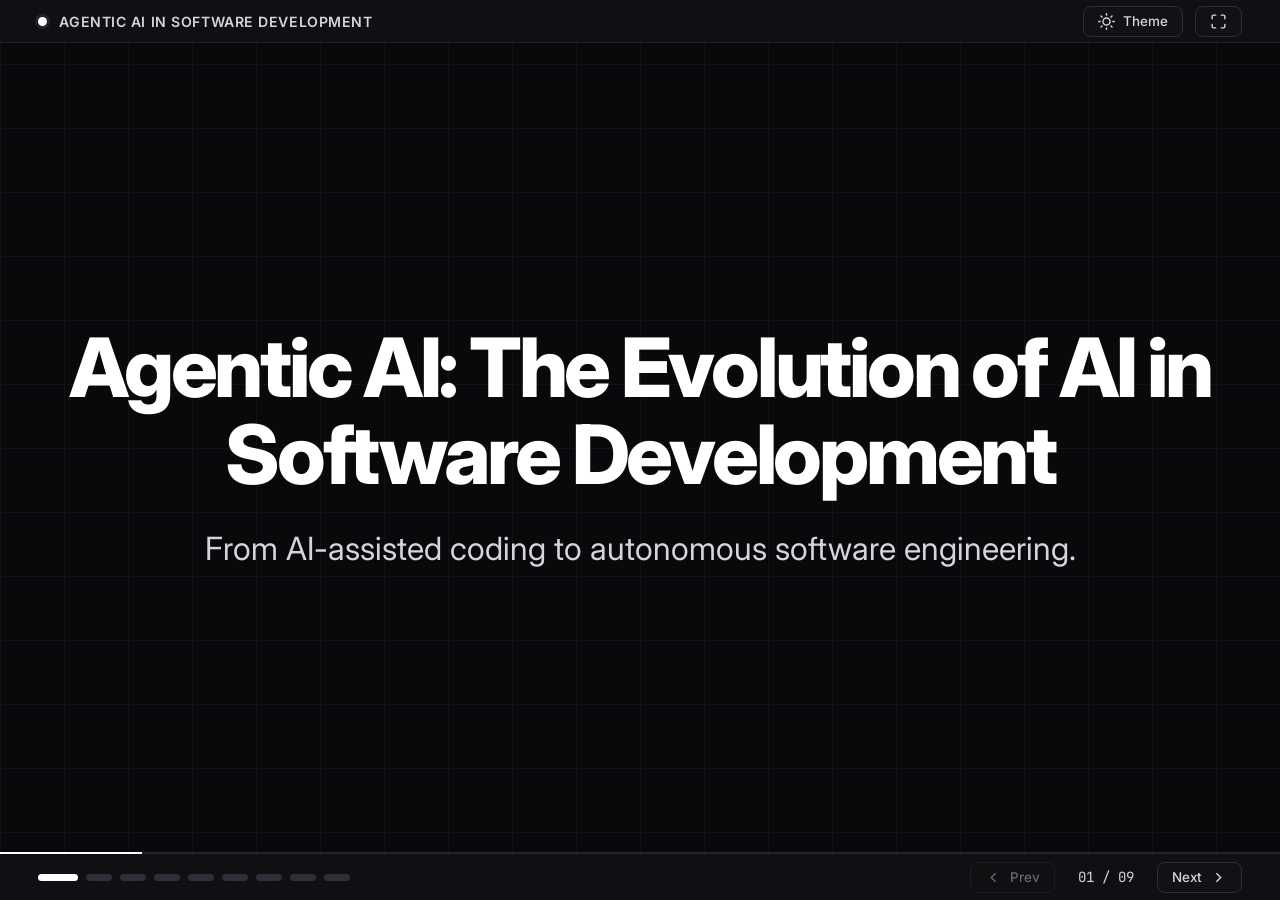
<file: index.html>
<!DOCTYPE html>
<html lang="en" data-theme="dark">
<head>
  <meta charset="UTF-8" />
  <meta name="viewport" content="width=device-width, initial-scale=1.0" />
  <title>Agentic AI: The Evolution of AI in Software Development</title>
  <link rel="preconnect" href="https://fonts.googleapis.com" />
  <link rel="preconnect" href="https://fonts.gstatic.com" crossorigin />
  <link href="https://fonts.googleapis.com/css2?family=Inter:wght@400;500;600;700;800&family=JetBrains+Mono:wght@400;500;600&display=swap" rel="stylesheet" />
  <link rel="stylesheet" href="presentation.css" />
</head>
<body>
  <div class="deck-shell">
    <!-- TOP BAR -->
    <header class="deck-topbar">
      <div class="topbar-brand">
        <span class="topbar-brand-dot"></span>
        <span>Agentic AI in Software Development</span>
      </div>

      <div class="topbar-meta">
        <button class="icon-btn" id="btn-theme" title="Toggle Monochrome Theme (Key: L)">
          <svg viewBox="0 0 24 24" fill="none" stroke="currentColor" stroke-width="2" stroke-linecap="round" stroke-linejoin="round">
            <circle cx="12" cy="12" r="5"></circle>
            <line x1="12" y1="1" x2="12" y2="3"></line>
            <line x1="12" y1="21" x2="12" y2="23"></line>
            <line x1="4.22" y1="4.22" x2="5.64" y2="5.64"></line>
            <line x1="18.36" y1="18.36" x2="19.78" y2="19.78"></line>
            <line x1="1" y1="12" x2="3" y2="12"></line>
            <line x1="21" y1="12" x2="23" y2="12"></line>
            <line x1="4.22" y1="19.78" x2="5.64" y2="18.36"></line>
            <line x1="18.36" y1="5.64" x2="19.78" y2="4.22"></line>
          </svg>
          <span>Theme</span>
        </button>

        <button class="icon-btn" id="btn-fullscreen" title="Toggle Fullscreen (Key: F)">
          <svg viewBox="0 0 24 24" fill="none" stroke="currentColor" stroke-width="2" stroke-linecap="round" stroke-linejoin="round">
            <path d="M8 3H5a2 2 0 0 0-2 2v3m18 0V5a2 2 0 0 0-2-2h-3m0 18h3a2 2 0 0 0 2-2v-3M3 16v3a2 2 0 0 0 2 2h3"></path>
          </svg>
        </button>
      </div>
    </header>

    <!-- MAIN SLIDE STAGE -->
    <main class="deck-stage" id="deck-stage">

      <!-- ==================================================================
           SLIDE 1 — INTRODUCTION TO AGENTIC AI
           ================================================================== -->
      <section class="slide is-active" data-slide="1">
        <div class="hero-cover">
          <h1 class="hero-title anim-item" style="--stagger: 0;">
            Agentic AI: The Evolution of AI in Software Development
          </h1>

          <p class="hero-subtitle anim-item" style="--stagger: 1;">
            From AI-assisted coding to autonomous software engineering.
          </p>
        </div>
      </section>

      <!-- ==================================================================
           SLIDE 2 — WHAT IS AGENTIC AI?
           ================================================================== -->
      <section class="slide" data-slide="2">
        <div class="slide-header">
          <div class="slide-eyebrow anim-item" style="--stagger: 0;">
            <svg viewBox="0 0 24 24" fill="none" stroke="currentColor" stroke-width="2">
              <circle cx="12" cy="12" r="10"></circle>
              <circle cx="12" cy="12" r="6"></circle>
              <circle cx="12" cy="12" r="2"></circle>
            </svg>
            <span>Slide 02 // Core Definition</span>
          </div>
          <h2 class="slide-title anim-item" style="--stagger: 1;">What Is Agentic AI?</h2>
          <p class="slide-subtitle anim-item" style="--stagger: 2;">
            An AI system capable of pursuing a goal by <strong>planning tasks</strong>, <strong>making decisions</strong>, <strong>using tools</strong>, <strong>executing actions</strong>, and <strong>evaluating results</strong> with varying degrees of human supervision.
          </p>
        </div>

        <div class="grid-4">
          <div class="feature-card anim-item" style="--stagger: 3;">
            <div class="card-icon-wrap">
              <div class="card-icon">
                <svg viewBox="0 0 24 24" fill="none" stroke="currentColor" stroke-width="2">
                  <circle cx="12" cy="12" r="10"></circle>
                  <circle cx="12" cy="12" r="6"></circle>
                  <circle cx="12" cy="12" r="2"></circle>
                </svg>
              </div>
              <span class="card-index">01</span>
            </div>
            <h3 class="card-title">Goal-Oriented</h3>
            <p class="card-desc">Works step by step to finish a big goal instead of answering one question.</p>
          </div>

          <div class="feature-card anim-item" style="--stagger: 4;">
            <div class="card-icon-wrap">
              <div class="card-icon">
                <svg viewBox="0 0 24 24" fill="none" stroke="currentColor" stroke-width="2">
                  <polygon points="12 2 19 21 12 17 5 21 12 2"></polygon>
                </svg>
              </div>
              <span class="card-index">02</span>
            </div>
            <h3 class="card-title">Autonomous</h3>
            <p class="card-desc">Handles tasks on its own without needing instructions at every step.</p>
          </div>

          <div class="feature-card anim-item" style="--stagger: 5;">
            <div class="card-icon-wrap">
              <div class="card-icon">
                <svg viewBox="0 0 24 24" fill="none" stroke="currentColor" stroke-width="2">
                  <polyline points="4 17 10 11 4 5"></polyline>
                  <line x1="12" y1="19" x2="20" y2="19"></line>
                </svg>
              </div>
              <span class="card-index">03</span>
            </div>
            <h3 class="card-title">Action-Oriented</h3>
            <p class="card-desc">Uses real tools directly, like code editors, terminals, databases, and test tools.</p>
          </div>

          <div class="feature-card anim-item" style="--stagger: 6;">
            <div class="card-icon-wrap">
              <div class="card-icon">
                <svg viewBox="0 0 24 24" fill="none" stroke="currentColor" stroke-width="2">
                  <polyline points="23 4 23 10 17 10"></polyline>
                  <polyline points="1 20 1 14 7 14"></polyline>
                  <path d="M3.51 9a9 9 0 0 1 14.85-3.36L23 10M1 14l4.64 4.36A9 9 0 0 0 20.49 15"></path>
                </svg>
              </div>
              <span class="card-index">04</span>
            </div>
            <h3 class="card-title">Adaptive</h3>
            <p class="card-desc">Reads error messages or failed tests and updates its plan to fix problems.</p>
          </div>
        </div>

        <div class="callout-banner anim-item" style="--stagger: 7;">
          <div class="callout-icon">
            <svg viewBox="0 0 24 24" fill="none" stroke="currentColor" stroke-width="2">
              <rect x="3" y="11" width="18" height="11" rx="2" ry="2"></rect>
              <path d="M7 11V7a5 5 0 0 1 10 0v4"></path>
            </svg>
          </div>
          <div class="callout-body">
            <div class="callout-label">Software Development Example</div>
            <p class="callout-text">
              Instead of asking AI to <em>generate a single login function</em>, you instruct it to <strong>implement an entire authentication feature</strong>—including database schema integration, input validation, and automated tests.
            </p>
          </div>
        </div>
      </section>

      <!-- ==================================================================
           SLIDE 3 — TRADITIONAL AI VS. AGENTIC AI
           ================================================================== -->
      <section class="slide" data-slide="3">
        <div class="slide-header">
          <div class="slide-eyebrow anim-item" style="--stagger: 0;">
            <svg viewBox="0 0 24 24" fill="none" stroke="currentColor" stroke-width="2">
              <line x1="18" y1="20" x2="18" y2="10"></line>
              <line x1="12" y1="20" x2="12" y2="4"></line>
              <line x1="6" y1="20" x2="6" y2="14"></line>
            </svg>
            <span>Slide 03 // Paradigm Shift</span>
          </div>
          <h2 class="slide-title anim-item" style="--stagger: 1;">Traditional AI vs. Agentic AI</h2>
        </div>

        <div class="grid-2">
          <!-- Traditional AI -->
          <div class="compare-panel anim-item" style="--stagger: 2;">
            <div class="compare-header">
              <div class="compare-title-group">
                <svg viewBox="0 0 24 24" fill="none" stroke="currentColor" stroke-width="2">
                  <path d="M21 15a2 2 0 0 1-2 2H7l-4 4V5a2 2 0 0 1 2-2h14a2 2 0 0 1 2 2z"></path>
                </svg>
                <span class="compare-title">Traditional AI</span>
              </div>
              <span class="compare-tag">Reactive Assistant</span>
            </div>

            <ul class="clean-list">
              <li>
                <svg viewBox="0 0 24 24" fill="none" stroke="currentColor" stroke-width="2"><polyline points="9 18 15 12 9 6"></polyline></svg>
                <span>Responds directly to individual prompts</span>
              </li>
              <li>
                <svg viewBox="0 0 24 24" fill="none" stroke="currentColor" stroke-width="2"><polyline points="9 18 15 12 9 6"></polyline></svg>
                <span>Generates isolated code snippets</span>
              </li>
              <li>
                <svg viewBox="0 0 24 24" fill="none" stroke="currentColor" stroke-width="2"><polyline points="9 18 15 12 9 6"></polyline></svg>
                <span>Suggests theoretical solutions</span>
              </li>
              <li>
                <svg viewBox="0 0 24 24" fill="none" stroke="currentColor" stroke-width="2"><polyline points="9 18 15 12 9 6"></polyline></svg>
                <span>Waits passively for next human instruction</span>
              </li>
              <li>
                <svg viewBox="0 0 24 24" fill="none" stroke="currentColor" stroke-width="2"><polyline points="9 18 15 12 9 6"></polyline></svg>
                <span>Developer manually coordinates every step</span>
              </li>
            </ul>

            <div class="scenario-box">
              <strong>Example: Fixing a Login Bug</strong>
              Explains the error message you pasted and suggests a snippet of code for you to copy and test.
            </div>
          </div>

          <!-- Agentic AI -->
          <div class="compare-panel compare-highlight anim-item" style="--stagger: 3;">
            <div class="compare-header">
              <div class="compare-title-group">
                <svg viewBox="0 0 24 24" fill="none" stroke="currentColor" stroke-width="2">
                  <rect x="4" y="4" width="16" height="16" rx="2" ry="2"></rect>
                  <rect x="9" y="9" width="6" height="6"></rect>
                  <line x1="9" y1="1" x2="9" y2="4"></line>
                  <line x1="15" y1="1" x2="15" y2="4"></line>
                  <line x1="9" y1="20" x2="9" y2="23"></line>
                  <line x1="15" y1="20" x2="15" y2="23"></line>
                  <line x1="20" y1="9" x2="23" y2="9"></line>
                  <line x1="20" y1="14" x2="23" y2="14"></line>
                  <line x1="1" y1="9" x2="4" y2="9"></line>
                  <line x1="1" y1="14" x2="4" y2="14"></line>
                </svg>
                <span class="compare-title">Agentic AI</span>
              </div>
              <span class="compare-tag">Goal-Driven Executor</span>
            </div>

            <ul class="clean-list">
              <li>
                <svg viewBox="0 0 24 24" fill="none" stroke="currentColor" stroke-width="2"><polyline points="20 6 9 17 4 12"></polyline></svg>
                <span>Works toward overarching engineering goals</span>
              </li>
              <li>
                <svg viewBox="0 0 24 24" fill="none" stroke="currentColor" stroke-width="2"><polyline points="20 6 9 17 4 12"></polyline></svg>
                <span>Implements complete end-to-end features</span>
              </li>
              <li>
                <svg viewBox="0 0 24 24" fill="none" stroke="currentColor" stroke-width="2"><polyline points="20 6 9 17 4 12"></polyline></svg>
                <span>Executes solutions directly using workspace tools</span>
              </li>
              <li>
                <svg viewBox="0 0 24 24" fill="none" stroke="currentColor" stroke-width="2"><polyline points="20 6 9 17 4 12"></polyline></svg>
                <span>Determines appropriate next steps autonomously</span>
              </li>
              <li>
                <svg viewBox="0 0 24 24" fill="none" stroke="currentColor" stroke-width="2"><polyline points="20 6 9 17 4 12"></polyline></svg>
                <span>Manages multiple connected actions in sequence</span>
              </li>
            </ul>

            <div class="scenario-box">
              <strong>Example: Fixing a Login Bug</strong>
              Investigates the codebase, identifies the root cause, modifies the files, runs the test suite, and verifies the fix.
            </div>
          </div>
        </div>

        <div class="callout-banner anim-item" style="--stagger: 4;">
          <div class="callout-icon">
            <svg viewBox="0 0 24 24" fill="none" stroke="currentColor" stroke-width="2">
              <polygon points="13 2 3 14 12 14 11 22 21 10 12 10 13 2"></polygon>
            </svg>
          </div>
          <div class="callout-body">
            <div class="callout-label">Key Takeaway</div>
            <p class="callout-text">
              Traditional AI primarily assists with <strong>individual requests</strong>, while Agentic AI executes <strong>multiple connected actions</strong> toward an objective.
            </p>
          </div>
        </div>
      </section>

      <!-- ==================================================================
           SLIDE 4 — WHAT MAKES AN AI AGENTIC?
           ================================================================== -->
      <section class="slide" data-slide="4">
        <div class="slide-header">
          <div class="slide-eyebrow anim-item" style="--stagger: 0;">
            <svg viewBox="0 0 24 24" fill="none" stroke="currentColor" stroke-width="2">
              <polygon points="12 2 2 7 12 12 22 7 12 2"></polygon>
              <polyline points="2 17 12 22 22 17"></polyline>
              <polyline points="2 12 12 17 22 12"></polyline>
            </svg>
            <span>Slide 04 // System Capabilities</span>
          </div>
          <h2 class="slide-title anim-item" style="--stagger: 1;">What Makes an AI Agentic?</h2>
        </div>

        <div class="grid-3">
          <div class="feature-card anim-item" style="--stagger: 2;">
            <div class="card-icon-wrap">
              <div class="card-icon">
                <svg viewBox="0 0 24 24" fill="none" stroke="currentColor" stroke-width="2">
                  <circle cx="12" cy="12" r="10"></circle>
                  <polygon points="16.24 7.76 14.12 14.12 7.76 16.24 9.88 9.88 16.24 7.76"></polygon>
                </svg>
              </div>
              <span class="card-index">01</span>
            </div>
            <h3 class="card-title">Autonomy</h3>
            <p class="card-desc">Can perform assigned tasks without constant human intervention.</p>
          </div>

          <div class="feature-card anim-item" style="--stagger: 3;">
            <div class="card-icon-wrap">
              <div class="card-icon">
                <svg viewBox="0 0 24 24" fill="none" stroke="currentColor" stroke-width="2">
                  <line x1="8" y1="6" x2="21" y2="6"></line>
                  <line x1="8" y1="12" x2="21" y2="12"></line>
                  <line x1="8" y1="18" x2="21" y2="18"></line>
                  <line x1="3" y1="6" x2="3.01" y2="6"></line>
                  <line x1="3" y1="12" x2="3.01" y2="12"></line>
                  <line x1="3" y1="18" x2="3.01" y2="18"></line>
                </svg>
              </div>
              <span class="card-index">02</span>
            </div>
            <h3 class="card-title">Planning</h3>
            <p class="card-desc">Breaks complex engineering objectives into smaller, actionable tasks.</p>
          </div>

          <div class="feature-card anim-item" style="--stagger: 4;">
            <div class="card-icon-wrap">
              <div class="card-icon">
                <svg viewBox="0 0 24 24" fill="none" stroke="currentColor" stroke-width="2">
                  <path d="M9.5 2A2.5 2.5 0 0 1 12 4.5v15a2.5 2.5 0 0 1-4.96.44 2.5 2.5 0 0 1-2.96-3.08 3 3 0 0 1-.34-5.58 2.5 2.5 0 0 1 1.32-4.24 2.5 2.5 0 0 1 4.44-2.04Z"></path>
                  <path d="M14.5 2A2.5 2.5 0 0 0 12 4.5v15a2.5 2.5 0 0 0 4.96.44 2.5 2.5 0 0 0 2.96-3.08 3 3 0 0 0 .34-5.58 2.5 2.5 0 0 0-1.32-4.24 2.5 2.5 0 0 0-4.44-2.04Z"></path>
                </svg>
              </div>
              <span class="card-index">03</span>
            </div>
            <h3 class="card-title">Reasoning</h3>
            <p class="card-desc">Analyzes code context and trade-offs to determine appropriate actions.</p>
          </div>

          <div class="feature-card anim-item" style="--stagger: 5;">
            <div class="card-icon-wrap">
              <div class="card-icon">
                <svg viewBox="0 0 24 24" fill="none" stroke="currentColor" stroke-width="2">
                  <polyline points="4 17 10 11 4 5"></polyline>
                  <line x1="12" y1="19" x2="20" y2="19"></line>
                </svg>
              </div>
              <span class="card-index">04</span>
            </div>
            <h3 class="card-title">Tool Usage</h3>
            <p class="card-desc">Interacts with terminals, APIs, databases, and development environments.</p>
          </div>

          <div class="feature-card anim-item" style="--stagger: 6;">
            <div class="card-icon-wrap">
              <div class="card-icon">
                <svg viewBox="0 0 24 24" fill="none" stroke="currentColor" stroke-width="2">
                  <ellipse cx="12" cy="5" rx="9" ry="3"></ellipse>
                  <path d="M21 12c0 1.66-4 3-9 3s-9-1.34-9-3"></path>
                  <path d="M3 5v14c0 1.66 4 3 9 3s9-1.34 9-3V5"></path>
                </svg>
              </div>
              <span class="card-index">05</span>
            </div>
            <h3 class="card-title">Memory &amp; Context</h3>
            <p class="card-desc">Maintains relevant project architecture information and previous decisions.</p>
          </div>

          <div class="feature-card anim-item" style="--stagger: 7;">
            <div class="card-icon-wrap">
              <div class="card-icon">
                <svg viewBox="0 0 24 24" fill="none" stroke="currentColor" stroke-width="2">
                  <path d="M21.5 2v6h-6M2.5 22v-6h6M2 11.5a10 10 0 0 1 18.8-4.3M22 12.5a10 10 0 0 1-18.8 4.2"></path>
                </svg>
              </div>
              <span class="card-index">06</span>
            </div>
            <h3 class="card-title">Adaptability</h3>
            <p class="card-desc">Evaluates test or runtime outcomes and adjusts strategy when something fails.</p>
          </div>
        </div>

        <div class="callout-banner anim-item" style="--stagger: 8;">
          <div class="callout-icon">
            <svg viewBox="0 0 24 24" fill="none" stroke="currentColor" stroke-width="2">
              <circle cx="12" cy="12" r="10"></circle>
              <line x1="12" y1="8" x2="12" y2="12"></line>
              <line x1="12" y1="16" x2="12.01" y2="16"></line>
            </svg>
          </div>
          <div class="callout-body">
            <div class="callout-label">Important Distinction</div>
            <p class="callout-text">
              Simply using an LLM or chaining multiple AI models does <strong>not</strong> automatically make a system agentic. Its ability to <strong>pursue goals through decisions and actions</strong> is what matters.
            </p>
          </div>
        </div>
      </section>

      <!-- ==================================================================
           SLIDE 5 — HOW DOES AGENTIC AI WORK?
           ================================================================== -->
      <section class="slide" data-slide="5">
        <div class="slide-header">
          <div class="slide-eyebrow anim-item" style="--stagger: 0;">
            <svg viewBox="0 0 24 24" fill="none" stroke="currentColor" stroke-width="2">
              <polyline points="23 4 23 10 17 10"></polyline>
              <polyline points="1 20 1 14 7 14"></polyline>
              <path d="M3.51 9a9 9 0 0 1 14.85-3.36L23 10M1 14l4.64 4.36A9 9 0 0 0 20.49 15"></path>
            </svg>
            <span>Slide 05 // The Agentic Execution Cycle</span>
          </div>
          <h2 class="slide-title anim-item" style="--stagger: 1;">How Does Agentic AI Work?</h2>
        </div>

        <div class="cycle-layout">
          <div class="cycle-steps-grid" id="cycle-stepper">
            <div class="cycle-step-card is-pulsing anim-item" style="--stagger: 2;" data-step="0">
              <div class="cycle-step-top">
                <span class="cycle-step-num">STEP 01</span>
                <span class="cycle-step-icon">
                  <svg viewBox="0 0 24 24" fill="none" stroke="currentColor" stroke-width="2"><circle cx="12" cy="12" r="10"></circle><circle cx="12" cy="12" r="3"></circle></svg>
                </span>
              </div>
              <h3 class="cycle-step-title">Goal</h3>
              <p class="cycle-step-desc">Understand the developer’s high-level objective and constraints.</p>
            </div>

            <div class="cycle-step-card anim-item" style="--stagger: 3;" data-step="1">
              <div class="cycle-step-top">
                <span class="cycle-step-num">STEP 02</span>
                <span class="cycle-step-icon">
                  <svg viewBox="0 0 24 24" fill="none" stroke="currentColor" stroke-width="2"><line x1="8" y1="6" x2="21" y2="6"></line><line x1="8" y1="12" x2="21" y2="12"></line><line x1="8" y1="18" x2="21" y2="18"></line><line x1="3" y1="6" x2="3.01" y2="6"></line><line x1="3" y1="12" x2="3.01" y2="12"></line><line x1="3" y1="18" x2="3.01" y2="18"></line></svg>
                </span>
              </div>
              <h3 class="cycle-step-title">Planning</h3>
              <p class="cycle-step-desc">Break down the objective into smaller, sequenced tasks.</p>
            </div>

            <div class="cycle-step-card anim-item" style="--stagger: 4;" data-step="2">
              <div class="cycle-step-top">
                <span class="cycle-step-num">STEP 03</span>
                <span class="cycle-step-icon">
                  <svg viewBox="0 0 24 24" fill="none" stroke="currentColor" stroke-width="2"><polyline points="4 17 10 11 4 5"></polyline><line x1="12" y1="19" x2="20" y2="19"></line></svg>
                </span>
              </div>
              <h3 class="cycle-step-title">Execution</h3>
              <p class="cycle-step-desc">Perform concrete actions using available workspace tools.</p>
            </div>

            <div class="cycle-step-card anim-item" style="--stagger: 5;" data-step="3">
              <div class="cycle-step-top">
                <span class="cycle-step-num">STEP 04</span>
                <span class="cycle-step-icon">
                  <svg viewBox="0 0 24 24" fill="none" stroke="currentColor" stroke-width="2"><path d="M1 12s4-8 11-8 11 8 11 8-4 8-11 8-11-8-11-8z"></path><circle cx="12" cy="12" r="3"></circle></svg>
                </span>
              </div>
              <h3 class="cycle-step-title">Observation</h3>
              <p class="cycle-step-desc">Inspect terminal outputs, compiler logs, errors, and test results.</p>
            </div>

            <div class="cycle-step-card anim-item" style="--stagger: 6;" data-step="4">
              <div class="cycle-step-top">
                <span class="cycle-step-num">STEP 05</span>
                <span class="cycle-step-icon">
                  <svg viewBox="0 0 24 24" fill="none" stroke="currentColor" stroke-width="2"><path d="M22 11.08V12a10 10 0 1 1-5.93-9.14"></path><polyline points="22 4 12 14.01 9 11.01"></polyline></svg>
                </span>
              </div>
              <h3 class="cycle-step-title">Evaluation</h3>
              <p class="cycle-step-desc">Determine whether the current outcome satisfies requirements.</p>
            </div>

            <div class="cycle-step-card anim-item" style="--stagger: 7;" data-step="5">
              <div class="cycle-step-top">
                <span class="cycle-step-num">STEP 06</span>
                <span class="cycle-step-icon">
                  <svg viewBox="0 0 24 24" fill="none" stroke="currentColor" stroke-width="2"><polyline points="17 1 21 5 17 9"></polyline><path d="M3 11V9a4 4 0 0 1 4-4h14"></path><polyline points="7 23 3 19 7 15"></polyline><path d="M21 13v2a4 4 0 0 1-4 4H3"></path></svg>
                </span>
              </div>
              <h3 class="cycle-step-title">Iteration</h3>
              <p class="cycle-step-desc">Correct problems and repeat until achieved or human input is needed.</p>
            </div>
          </div>

          <div class="example-walkthrough-card anim-item" style="--stagger: 5;">
            <div>
              <div class="walkthrough-title">
                <svg viewBox="0 0 24 24" fill="none" stroke="currentColor" stroke-width="2">
                  <rect x="2" y="3" width="20" height="14" rx="2" ry="2"></rect>
                  <line x1="8" y1="21" x2="16" y2="21"></line>
                  <line x1="12" y1="17" x2="12" y2="21"></line>
                </svg>
                <span>Practical Example: Student Management System</span>
              </div>
              <ul class="walkthrough-steps">
                <li><span>1. Analyze the system requirements</span></li>
                <li><span>2. Design the database schema</span></li>
                <li><span>3. Develop the frontend &amp; backend</span></li>
                <li><span>4. Run the application locally</span></li>
                <li><span>5. Test student registration &amp; authentication</span></li>
                <li><span>6. Fix identified runtime or test errors</span></li>
                <li><span>7. Verify the completed implementation</span></li>
              </ul>
            </div>
          </div>
        </div>
      </section>

      <!-- ==================================================================
           SLIDE 6 — REAL-WORLD EXAMPLES OF AGENTIC AI
           ================================================================== -->
      <section class="slide" data-slide="6">
        <div class="slide-header slide-header--compact">
          <div class="slide-eyebrow anim-item" style="--stagger: 0;">
            <svg viewBox="0 0 24 24" fill="none" stroke="currentColor" stroke-width="2">
              <circle cx="12" cy="12" r="10"></circle>
              <line x1="2" y1="12" x2="22" y2="12"></line>
              <path d="M12 2a15.3 15.3 0 0 1 4 10 15.3 15.3 0 0 1-4 10 15.3 15.3 0 0 1-4-10 15.3 15.3 0 0 1 4-10z"></path>
            </svg>
            <span>Slide 06 // Industry Landscape</span>
          </div>
          <h2 class="slide-title anim-item" style="--stagger: 1;">Real-World Examples of Agentic AI</h2>
        </div>

        <div class="examples-grid">
          <!-- OpenAI Codex -->
          <div class="agent-tool-card anim-item" style="--stagger: 2;">
            <div>
              <div class="tool-card-header">
                <div>
                  <h3 class="tool-name">OpenAI Codex</h3>
                  <div class="tool-vendor">Software Engineering Agent</div>
                </div>
                <div class="card-icon">
                  <svg class="tool-brand-svg" viewBox="0 0 24 24" fill="currentColor" fill-rule="evenodd" preserveAspectRatio="xMidYMid meet" aria-hidden="true" xmlns="http://www.w3.org/2000/svg">
                    <path clip-rule="evenodd" d="M8.086.457a6.105 6.105 0 013.046-.415c1.333.153 2.521.72 3.564 1.7a.117.117 0 00.107.029c1.408-.346 2.762-.224 4.061.366l.063.03.154.076c1.357.703 2.33 1.77 2.918 3.198.278.679.418 1.388.421 2.126a5.655 5.655 0 01-.18 1.631.167.167 0 00.04.155 5.982 5.982 0 011.578 2.891c.385 1.901-.01 3.615-1.183 5.14l-.182.22a6.063 6.063 0 01-2.934 1.851.162.162 0 00-.108.102c-.255.736-.511 1.364-.987 1.992-1.199 1.582-2.962 2.462-4.948 2.451-1.583-.008-2.986-.587-4.21-1.736a.145.145 0 00-.14-.032c-.518.167-1.04.191-1.604.185a5.924 5.924 0 01-2.595-.622 6.058 6.058 0 01-2.146-1.781c-.203-.269-.404-.522-.551-.821a7.74 7.74 0 01-.495-1.283 6.11 6.11 0 01-.017-3.064.166.166 0 00.008-.074.115.115 0 00-.037-.064 5.958 5.958 0 01-1.38-2.202 5.196 5.196 0 01-.333-1.589 6.915 6.915 0 01.188-2.132c.45-1.484 1.309-2.648 2.577-3.493.282-.188.55-.334.802-.438.286-.12.573-.22.861-.304a.129.129 0 00.087-.087A6.016 6.016 0 015.635 2.31C6.315 1.464 7.132.846 8.086.457zm-.804 7.85a.848.848 0 00-1.473.842l1.694 2.965-1.688 2.848a.849.849 0 001.46.864l1.94-3.272a.849.849 0 00.007-.854l-1.94-3.393zm5.446 6.24a.849.849 0 000 1.695h4.848a.849.849 0 000-1.696h-4.848z"></path>
                  </svg>
                </div>
              </div>

              <ul class="clean-list">
                <li>
                  <svg viewBox="0 0 24 24" fill="none" stroke="currentColor" stroke-width="2"><polyline points="20 6 9 17 4 12"></polyline></svg>
                  <span>Understands existing codebases</span>
                </li>
                <li>
                  <svg viewBox="0 0 24 24" fill="none" stroke="currentColor" stroke-width="2"><polyline points="20 6 9 17 4 12"></polyline></svg>
                  <span>Implements features &amp; fixes bugs</span>
                </li>
                <li>
                  <svg viewBox="0 0 24 24" fill="none" stroke="currentColor" stroke-width="2"><polyline points="20 6 9 17 4 12"></polyline></svg>
                  <span>Runs tests &amp; dev commands</span>
                </li>
              </ul>
            </div>

            <a class="tool-link" href="https://openai.com/codex/" target="_blank" rel="noopener noreferrer">
              <span>openai.com/codex</span>
              <svg viewBox="0 0 24 24" fill="none" stroke="currentColor" stroke-width="2"><path d="M18 13v6a2 2 0 0 1-2 2H5a2 2 0 0 1-2-2V8a2 2 0 0 1 2-2h6"></path><polyline points="15 3 21 3 21 9"></polyline><line x1="10" y1="14" x2="21" y2="3"></line></svg>
            </a>
          </div>

          <!-- GitHub Copilot Coding Agent -->
          <div class="agent-tool-card anim-item" style="--stagger: 3;">
            <div>
              <div class="tool-card-header">
                <div>
                  <h3 class="tool-name">GitHub Copilot Agent</h3>
                  <div class="tool-vendor">Repository Workflow Agent</div>
                </div>
                <div class="card-icon">
                  <svg class="tool-brand-svg" viewBox="0 0 256 208" fill="currentColor" preserveAspectRatio="xMidYMid meet" aria-hidden="true" xmlns="http://www.w3.org/2000/svg">
                    <path d="M205.3 31.4c14 14.8 20 35.2 22.5 63.6 6.6 0 12.8 1.5 17 7.2l7.8 10.6c2.2 3 3.4 6.6 3.4 10.4v28.7a12 12 0 0 1-4.8 9.5C215.9 187.2 172.3 208 128 208c-49 0-98.2-28.3-123.2-46.6a12 12 0 0 1-4.8-9.5v-28.7c0-3.8 1.2-7.4 3.4-10.5l7.8-10.5c4.2-5.7 10.4-7.2 17-7.2 2.5-28.4 8.4-48.8 22.5-63.6C77.3 3.2 112.6 0 127.6 0h.4c14.7 0 50.4 2.9 77.3 31.4ZM128 78.7c-3 0-6.5.2-10.3.6a27.1 27.1 0 0 1-6 12.1 45 45 0 0 1-32 13c-6.8 0-13.9-1.5-19.7-5.2-5.5 1.9-10.8 4.5-11.2 11-.5 12.2-.6 24.5-.6 36.8 0 6.1 0 12.3-.2 18.5 0 3.6 2.2 6.9 5.5 8.4C79.9 185.9 105 192 128 192s48-6 74.5-18.1a9.4 9.4 0 0 0 5.5-8.4c.3-18.4 0-37-.8-55.3-.4-6.6-5.7-9.1-11.2-11-5.8 3.7-13 5.1-19.7 5.1a45 45 0 0 1-32-12.9 27.1 27.1 0 0 1-6-12.1c-3.4-.4-6.9-.5-10.3-.6Zm-27 44c5.8 0 10.5 4.6 10.5 10.4v19.2a10.4 10.4 0 0 1-20.8 0V133c0-5.8 4.6-10.4 10.4-10.4Zm53.4 0c5.8 0 10.4 4.6 10.4 10.4v19.2a10.4 10.4 0 0 1-20.8 0V133c0-5.8 4.7-10.4 10.4-10.4Zm-73-94.4c-11.2 1.1-20.6 4.8-25.4 10-10.4 11.3-8.2 40.1-2.2 46.2A31.2 31.2 0 0 0 75 91.7c6.8 0 19.6-1.5 30.1-12.2 4.7-4.5 7.5-15.7 7.2-27-.3-9.1-2.9-16.7-6.7-19.9-4.2-3.6-13.6-5.2-24.2-4.3Zm69 4.3c-3.8 3.2-6.4 10.8-6.7 19.9-.3 11.3 2.5 22.5 7.2 27a41.7 41.7 0 0 0 30 12.2c8.9 0 17-2.9 21.3-7.2 6-6.1 8.2-34.9-2.2-46.3-4.8-5-14.2-8.8-25.4-9.9-10.6-1-20 .7-24.2 4.3ZM128 56c-2.6 0-5.6.2-9 .5.4 1.7.5 3.7.7 5.7 0 1.5 0 3-.2 4.5 3.2-.3 6-.3 8.5-.3 2.6 0 5.3 0 8.5.3-.2-1.6-.2-3-.2-4.5.2-2 .3-4 .7-5.7-3.4-.3-6.4-.5-9-.5Z"></path>
                  </svg>
                </div>
              </div>

              <ul class="clean-list">
                <li>
                  <svg viewBox="0 0 24 24" fill="none" stroke="currentColor" stroke-width="2"><polyline points="20 6 9 17 4 12"></polyline></svg>
                  <span>Accepts assigned GitHub issues</span>
                </li>
                <li>
                  <svg viewBox="0 0 24 24" fill="none" stroke="currentColor" stroke-width="2"><polyline points="20 6 9 17 4 12"></polyline></svg>
                  <span>Investigates repositories autonomously</span>
                </li>
                <li>
                  <svg viewBox="0 0 24 24" fill="none" stroke="currentColor" stroke-width="2"><polyline points="20 6 9 17 4 12"></polyline></svg>
                  <span>Creates pull requests for review</span>
                </li>
              </ul>
            </div>

            <a class="tool-link" href="https://github.com/features/copilot" target="_blank" rel="noopener noreferrer">
              <span>github.com/features/copilot</span>
              <svg viewBox="0 0 24 24" fill="none" stroke="currentColor" stroke-width="2"><path d="M18 13v6a2 2 0 0 1-2 2H5a2 2 0 0 1-2-2V8a2 2 0 0 1 2-2h6"></path><polyline points="15 3 21 3 21 9"></polyline><line x1="10" y1="14" x2="21" y2="3"></line></svg>
            </a>
          </div>

          <!-- Devin -->
          <div class="agent-tool-card anim-item" style="--stagger: 4;">
            <div>
              <div class="tool-card-header">
                <div>
                  <h3 class="tool-name">Devin</h3>
                  <div class="tool-vendor">Autonomous AI Software Engineer</div>
                </div>
                <div class="card-icon">
                  <svg class="tool-brand-svg" viewBox="0 0 24 24" preserveAspectRatio="xMidYMid meet" aria-hidden="true" xmlns="http://www.w3.org/2000/svg">
                    <path d="M2.033 9.867l2.554 1.483a.589.589 0 00.592 0l2.554-1.483.01-.008a.608.608 0 00.11-.084l.013-.015a.631.631 0 00.076-.1c.003-.005.008-.01.01-.016a.558.558 0 00.052-.125l.007-.028a.611.611 0 00.019-.14V7.868c0-.572.307-1.105.8-1.392a1.595 1.595 0 011.598 0l1.277.742a.54.54 0 00.129.053l.028.01c.044.01.088.015.133.016h.006l.013-.002a.587.587 0 00.27-.074l.011-.004 2.554-1.483a.596.596 0 00.297-.516V2.253a.595.595 0 00-.297-.516L12.293.257a.587.587 0 00-.591 0L9.148 1.737l-.01.01a.609.609 0 00-.109.083l-.014.015a.632.632 0 00-.076.1c-.003.005-.008.01-.01.016a.57.57 0 00-.052.124l-.007.028a.612.612 0 00-.018.14v1.483c0 .572-.307 1.105-.8 1.393a1.597 1.597 0 01-1.599 0l-1.276-.742a.603.603 0 00-.13-.053l-.028-.008a.658.658 0 00-.133-.018h-.02a.57.57 0 00-.269.074c-.003.002-.008.002-.012.005L2.033 5.872a.596.596 0 00-.297.515v2.966c0 .213.113.41.297.515z" fill="#3969CA"></path>
                    <path d="M15.943 10.607a1.596 1.596 0 011.599 0l1.276.74c.041.025.085.04.13.055l.028.008c.043.01.088.016.133.018h.005c.005 0 .01-.002.014-.003a.474.474 0 00.122-.016l.021-.005a.616.616 0 00.126-.052c.004-.002.009-.002.013-.005l2.554-1.482a.597.597 0 00.297-.516V6.383a.596.596 0 00-.297-.515l-2.552-1.483a.587.587 0 00-.592 0l-2.553 1.482-.011.008a.61.61 0 00-.108.084l-.014.016a.637.637 0 00-.076.1c-.003.005-.008.01-.01.016a.57.57 0 00-.052.124l-.007.029a.612.612 0 00-.018.14v1.482c0 .572-.307 1.105-.8 1.393a1.597 1.597 0 01-1.599 0l-1.276-.742a.584.584 0 00-.13-.053l-.028-.008a.62.62 0 00-.133-.018h-.02a.587.587 0 00-.269.074l-.012.004L9.15 10a.596.596 0 00-.296.516v2.966c0 .212.112.409.296.515l2.554 1.483s.008.002.012.005c.04.022.082.04.126.052l.02.004a.57.57 0 00.123.017l.014.002h.006c.054 0 .108-.01.16-.025a.587.587 0 00.13-.054l1.277-.741a1.597 1.597 0 012.398 1.392v1.482c0 .049.007.095.019.14l.007.028a.619.619 0 00.051.125c.004.006.008.01.01.016a.6.6 0 00.076.1l.014.015c.033.032.069.06.108.084.004.002.006.006.011.008l2.554 1.483a.59.59 0 00.593 0l2.554-1.483a.597.597 0 00.296-.516v-2.965a.595.595 0 00-.296-.516l-2.554-1.483s-.008-.002-.012-.005a.54.54 0 00-.126-.051c-.007-.003-.013-.003-.02-.005a.635.635 0 00-.125-.017h-.018a.557.557 0 00-.16.026.588.588 0 00-.13.053l-1.276.742a1.595 1.595 0 01-1.598 0 1.615 1.615 0 010-2.785l-.005-.001z" fill="#21C19A"></path>
                    <path d="M14.848 18.265l-2.554-1.482-.012-.005a.526.526 0 00-.126-.052c-.007-.002-.014-.002-.02-.005a.64.64 0 00-.124-.017h-.02a.56.56 0 00-.16.026.588.588 0 00-.13.053l-1.276.742a1.594 1.594 0 01-1.598 0c-.493-.286-.8-.82-.8-1.393V14.65a.563.563 0 00-.018-.14l-.008-.028a.604.604 0 00-.051-.124l-.01-.017a.603.603 0 00-.076-.1l-.014-.015a.596.596 0 00-.109-.084c-.003-.002-.005-.006-.01-.008L5.178 12.65a.587.587 0 00-.591 0l-2.554 1.483a.596.596 0 00-.297.516v2.965c0 .213.113.41.297.516l2.554 1.483.012.004a.618.618 0 00.267.074l.016.002h.007a.55.55 0 00.16-.026.584.584 0 00.129-.053l1.277-.742a1.597 1.597 0 012.398 1.393v1.482c0 .05.007.095.019.14l.007.028c.013.044.03.085.051.125l.01.016c.022.036.047.07.076.1l.014.015c.032.032.069.06.109.084l.01.008 2.554 1.483a.587.587 0 00.593 0l2.554-1.483a.596.596 0 00.296-.515v-2.966a.596.596 0 00-.296-.516h-.002z" fill="#0294DE"></path>
                  </svg>
                </div>
              </div>

              <ul class="clean-list">
                <li>
                  <svg viewBox="0 0 24 24" fill="none" stroke="currentColor" stroke-width="2"><polyline points="20 6 9 17 4 12"></polyline></svg>
                  <span>Operates in a sandboxed environment</span>
                </li>
                <li>
                  <svg viewBox="0 0 24 24" fill="none" stroke="currentColor" stroke-width="2"><polyline points="20 6 9 17 4 12"></polyline></svg>
                  <span>Investigates engineering problems</span>
                </li>
                <li>
                  <svg viewBox="0 0 24 24" fill="none" stroke="currentColor" stroke-width="2"><polyline points="20 6 9 17 4 12"></polyline></svg>
                  <span>Executes multi-step dev tasks</span>
                </li>
              </ul>
            </div>

            <a class="tool-link" href="https://devin.ai/" target="_blank" rel="noopener noreferrer">
              <span>devin.ai</span>
              <svg viewBox="0 0 24 24" fill="none" stroke="currentColor" stroke-width="2"><path d="M18 13v6a2 2 0 0 1-2 2H5a2 2 0 0 1-2-2V8a2 2 0 0 1 2-2h6"></path><polyline points="15 3 21 3 21 9"></polyline><line x1="10" y1="14" x2="21" y2="3"></line></svg>
            </a>
          </div>

          <!-- OpenCode -->
          <div class="agent-tool-card anim-item" style="--stagger: 5;">
            <div>
              <div class="tool-card-header">
                <div>
                  <h3 class="tool-name">OpenCode</h3>
                  <div class="tool-vendor">Open-Source Terminal Agent</div>
                </div>
                <div class="card-icon">
                  <svg class="tool-brand-svg" viewBox="0 0 240 300" fill="none" preserveAspectRatio="xMidYMid meet" aria-hidden="true" xmlns="http://www.w3.org/2000/svg">
                    <path d="M180 240H60V120H180V240Z" fill="currentColor" fill-opacity="0.28"></path>
                    <path d="M180 60H60V240H180V60ZM240 300H0V0H240V300Z" fill="currentColor"></path>
                  </svg>
                </div>
              </div>

              <ul class="clean-list">
                <li>
                  <svg viewBox="0 0 24 24" fill="none" stroke="currentColor" stroke-width="2"><polyline points="20 6 9 17 4 12"></polyline></svg>
                  <span>Operates in a fast terminal interface</span>
                </li>
                <li>
                  <svg viewBox="0 0 24 24" fill="none" stroke="currentColor" stroke-width="2"><polyline points="20 6 9 17 4 12"></polyline></svg>
                  <span>Navigates codebases &amp; runs commands</span>
                </li>
                <li>
                  <svg viewBox="0 0 24 24" fill="none" stroke="currentColor" stroke-width="2"><polyline points="20 6 9 17 4 12"></polyline></svg>
                  <span>Supports orchestrator &amp; subagent workflows</span>
                </li>
              </ul>
            </div>

            <a class="tool-link" href="https://opencode.ai/" target="_blank" rel="noopener noreferrer">
              <span>opencode.ai</span>
              <svg viewBox="0 0 24 24" fill="none" stroke="currentColor" stroke-width="2"><path d="M18 13v6a2 2 0 0 1-2 2H5a2 2 0 0 1-2-2V8a2 2 0 0 1 2-2h6"></path><polyline points="15 3 21 3 21 9"></polyline><line x1="10" y1="14" x2="21" y2="3"></line></svg>
            </a>
          </div>

          <!-- Claude Code -->
          <div class="agent-tool-card anim-item" style="--stagger: 6;">
            <div>
              <div class="tool-card-header">
                <div>
                  <h3 class="tool-name">Claude Code</h3>
                  <div class="tool-vendor">Anthropic Agentic CLI &amp; IDE Tool</div>
                </div>
                <div class="card-icon">
                  <svg class="tool-brand-svg" viewBox="0 0 24 24" preserveAspectRatio="xMidYMid meet" aria-hidden="true" xmlns="http://www.w3.org/2000/svg">
                    <path d="M4.709 15.955l4.72-2.647.08-.23-.08-.128H9.2l-.79-.048-2.698-.073-2.339-.097-2.266-.122-.571-.121L0 11.784l.055-.352.48-.321.686.06 1.52.103 2.278.158 1.652.097 2.449.255h.389l.055-.157-.134-.098-.103-.097-2.358-1.596-2.552-1.688-1.336-.972-.724-.491-.364-.462-.158-1.008.656-.722.881.06.225.061.893.686 1.908 1.476 2.491 1.833.365.304.145-.103.019-.073-.164-.274-1.355-2.446-1.446-2.49-.644-1.032-.17-.619a2.97 2.97 0 01-.104-.729L6.283.134 6.696 0l.996.134.42.364.62 1.414 1.002 2.229 1.555 3.03.456.898.243.832.091.255h.158V9.01l.128-1.706.237-2.095.23-2.695.08-.76.376-.91.747-.492.584.28.48.685-.067.444-.286 1.851-.559 2.903-.364 1.942h.212l.243-.242.985-1.306 1.652-2.064.73-.82.85-.904.547-.431h1.033l.76 1.129-.34 1.166-1.064 1.347-.881 1.142-1.264 1.7-.79 1.36.073.11.188-.02 2.856-.606 1.543-.28 1.841-.315.833.388.091.395-.328.807-1.969.486-2.309.462-3.439.813-.042.03.049.061 1.549.146.662.036h1.622l3.02.225.79.522.474.638-.079.485-1.215.62-1.64-.389-3.829-.91-1.312-.329h-.182v.11l1.093 1.068 2.006 1.81 2.509 2.33.127.578-.322.455-.34-.049-2.205-1.657-.851-.747-1.926-1.62h-.128v.17l.444.649 2.345 3.521.122 1.08-.17.353-.608.213-.668-.122-1.374-1.925-1.415-2.167-1.143-1.943-.14.08-.674 7.254-.316.37-.729.28-.607-.461-.322-.747.322-1.476.389-1.924.315-1.53.286-1.9.17-.632-.012-.042-.14.018-1.434 1.967-2.18 2.945-1.726 1.845-.414.164-.717-.37.067-.662.401-.589 2.388-3.036 1.44-1.882.93-1.086-.006-.158h-.055L4.132 18.56l-1.13.146-.487-.456.061-.746.231-.243 1.908-1.312-.006.006z" fill="#D97757" fill-rule="nonzero"></path>
                  </svg>
                </div>
              </div>

              <ul class="clean-list">
                <li>
                  <svg viewBox="0 0 24 24" fill="none" stroke="currentColor" stroke-width="2"><polyline points="20 6 9 17 4 12"></polyline></svg>
                  <span>Runs agentic workflows in terminal &amp; IDE</span>
                </li>
                <li>
                  <svg viewBox="0 0 24 24" fill="none" stroke="currentColor" stroke-width="2"><polyline points="20 6 9 17 4 12"></polyline></svg>
                  <span>Reads codebases, edits files &amp; runs tests</span>
                </li>
                <li>
                  <svg viewBox="0 0 24 24" fill="none" stroke="currentColor" stroke-width="2"><polyline points="20 6 9 17 4 12"></polyline></svg>
                  <span>Handles Git workflows, hooks &amp; subagents</span>
                </li>
              </ul>
            </div>

            <a class="tool-link" href="https://claude.com/product/claude-code" target="_blank" rel="noopener noreferrer">
              <span>claude.com/product/claude-code</span>
              <svg viewBox="0 0 24 24" fill="none" stroke="currentColor" stroke-width="2"><path d="M18 13v6a2 2 0 0 1-2 2H5a2 2 0 0 1-2-2V8a2 2 0 0 1 2-2h6"></path><polyline points="15 3 21 3 21 9"></polyline><line x1="10" y1="14" x2="21" y2="3"></line></svg>
            </a>
          </div>
        </div>

        <div class="callout-banner anim-item" style="--stagger: 7;">
          <div class="callout-icon">
            <svg viewBox="0 0 24 24" fill="none" stroke="currentColor" stroke-width="2">
              <polyline points="20 6 9 17 4 12"></polyline>
            </svg>
          </div>
          <div class="callout-body">
            <div class="callout-label">Key Takeaway</div>
            <p class="callout-text">
              These tools demonstrate how AI can actively participate in <strong>actual software engineering workflows</strong>, not just generate isolated code.
            </p>
          </div>
        </div>
      </section>

      <!-- ==================================================================
           SLIDE 7 — MULTI-AGENT AI IN SOFTWARE DEVELOPMENT
           ================================================================== -->
      <section class="slide" data-slide="7">
        <div class="slide-header slide-header--compact">
          <div class="slide-eyebrow anim-item" style="--stagger: 0;">
            <svg viewBox="0 0 24 24" fill="none" stroke="currentColor" stroke-width="2">
              <circle cx="12" cy="5" r="3"></circle>
              <line x1="12" y1="8" x2="12" y2="14"></line>
              <circle cx="6" cy="19" r="3"></circle>
              <circle cx="18" cy="19" r="3"></circle>
              <line x1="12" y1="14" x2="6" y2="16"></line>
              <line x1="12" y1="14" x2="18" y2="16"></line>
            </svg>
            <span>Slide 07 // Collaborative Agent Systems</span>
          </div>
          <h2 class="slide-title anim-item" style="--stagger: 1;">Multi-Agent AI in Software Development</h2>
          <p class="slide-subtitle anim-item" style="--stagger: 2;">
            Multiple AI agents working together with <strong>specialized responsibilities</strong> to accomplish a shared objective (e.g., configurable in tools like <strong>OpenCode</strong>).
          </p>
        </div>

        <div class="arch-diagram">
          <!-- Tier 0 & Tier 1: Developer Objective -> Root Orchestrator -->
          <div class="arch-root-tier anim-item" style="--stagger: 3;">
            <div class="arch-input-pill">
              <svg viewBox="0 0 24 24" fill="none" stroke="currentColor" stroke-width="2">
                <path d="M20 21v-2a4 4 0 0 0-4-4H8a4 4 0 0 0-4 4v2"></path>
                <circle cx="12" cy="7" r="4"></circle>
              </svg>
              <span>Developer Objective: Student Management System</span>
            </div>

            <div class="arch-stem arch-stem--short" aria-hidden="true"></div>

            <div class="arch-root-node" data-agent="orchestrator">
              <div class="arch-root-left">
                <div class="arch-root-icon">
                  <svg viewBox="0 0 24 24" fill="none" stroke="currentColor" stroke-width="2">
                    <polygon points="12 2 2 7 12 12 22 7 12 2"></polygon>
                    <polyline points="2 17 12 22 22 17"></polyline>
                    <polyline points="2 12 12 17 22 12"></polyline>
                  </svg>
                </div>
                <div>
                  <div class="arch-root-title">Orchestrator Agent</div>
                  <div class="arch-root-desc">Coordinates workflow, delegates tasks &amp; integrates results</div>
                </div>
              </div>
              <span class="arch-root-badge">Root Coordinator</span>
            </div>

            <div class="arch-stem arch-stem--trunk" aria-hidden="true"></div>
          </div>

          <!-- Tier 2 & Tier 3: Three Hierarchical Agent Branches -->
          <div class="arch-branches">
            <!-- Branch 1: Planning -->
            <div class="arch-branch anim-item" style="--stagger: 4;">
              <div class="arch-branch-header">
                <span class="arch-branch-num">01</span>
                <span class="arch-branch-label">Planning Tier</span>
              </div>

              <div class="arch-branch-spine">
                <div class="arch-node" data-agent="planner">
                  <div class="arch-node-icon">
                    <svg viewBox="0 0 24 24" fill="none" stroke="currentColor" stroke-width="2">
                      <line x1="8" y1="6" x2="21" y2="6"></line>
                      <line x1="8" y1="12" x2="21" y2="12"></line>
                      <line x1="8" y1="18" x2="21" y2="18"></line>
                      <line x1="3" y1="6" x2="3.01" y2="6"></line>
                    </svg>
                  </div>
                  <div class="arch-node-info">
                    <span class="arch-node-role">Planner</span>
                    <span class="arch-node-task">Analyzes requirements &amp; creates tasks</span>
                  </div>
                </div>

                <div class="arch-node arch-node--meta">
                  <div class="arch-node-icon">
                    <svg viewBox="0 0 24 24" fill="none" stroke="currentColor" stroke-width="2">
                      <polyline points="17 1 21 5 17 9"></polyline>
                      <path d="M3 11V9a4 4 0 0 1 4-4h14"></path>
                      <polyline points="7 23 3 19 7 15"></polyline>
                      <path d="M21 13v2a4 4 0 0 1-4 4H3"></path>
                    </svg>
                  </div>
                  <div class="arch-node-info">
                    <span class="arch-node-role">Delegation Flow</span>
                    <span class="arch-node-task">Objective → Tasks → Build → Review → Iterate</span>
                  </div>
                </div>
              </div>
            </div>

            <!-- Branch 2: Implementation -->
            <div class="arch-branch anim-item" style="--stagger: 5;">
              <div class="arch-branch-header">
                <span class="arch-branch-num">02</span>
                <span class="arch-branch-label">Implementation Tier</span>
              </div>

              <div class="arch-branch-spine">
                <div class="arch-node" data-agent="frontend">
                  <div class="arch-node-icon">
                    <svg viewBox="0 0 24 24" fill="none" stroke="currentColor" stroke-width="2">
                      <rect x="3" y="3" width="18" height="18" rx="2" ry="2"></rect>
                      <line x1="3" y1="9" x2="21" y2="9"></line>
                    </svg>
                  </div>
                  <div class="arch-node-info">
                    <span class="arch-node-role">Frontend Developer</span>
                    <span class="arch-node-task">Develops user interface</span>
                  </div>
                </div>

                <div class="arch-node" data-agent="backend">
                  <div class="arch-node-icon">
                    <svg viewBox="0 0 24 24" fill="none" stroke="currentColor" stroke-width="2">
                      <polyline points="16 18 22 12 16 6"></polyline>
                      <polyline points="8 6 2 12 8 18"></polyline>
                    </svg>
                  </div>
                  <div class="arch-node-info">
                    <span class="arch-node-role">Backend Developer</span>
                    <span class="arch-node-task">Implements APIs &amp; business logic</span>
                  </div>
                </div>

                <div class="arch-node" data-agent="db">
                  <div class="arch-node-icon">
                    <svg viewBox="0 0 24 24" fill="none" stroke="currentColor" stroke-width="2">
                      <ellipse cx="12" cy="5" rx="9" ry="3"></ellipse>
                      <path d="M21 12c0 1.66-4 3-9 3s-9-1.34-9-3"></path>
                      <path d="M3 5v14c0 1.66 4 3 9 3s9-1.34 9-3V5"></path>
                    </svg>
                  </div>
                  <div class="arch-node-info">
                    <span class="arch-node-role">Database Engineer</span>
                    <span class="arch-node-task">Designs database structures</span>
                  </div>
                </div>
              </div>
            </div>

            <!-- Branch 3: Verification & Security -->
            <div class="arch-branch anim-item" style="--stagger: 6;">
              <div class="arch-branch-header">
                <span class="arch-branch-num">03</span>
                <span class="arch-branch-label">Verification Tier</span>
              </div>

              <div class="arch-branch-spine">
                <div class="arch-node" data-agent="tester">
                  <div class="arch-node-icon">
                    <svg viewBox="0 0 24 24" fill="none" stroke="currentColor" stroke-width="2">
                      <polyline points="9 11 12 14 22 4"></polyline>
                      <path d="M21 12v7a2 2 0 0 1-2 2H5a2 2 0 0 1-2-2V5a2 2 0 0 1 2-2h11"></path>
                    </svg>
                  </div>
                  <div class="arch-node-info">
                    <span class="arch-node-role">Tester</span>
                    <span class="arch-node-task">Executes tests &amp; verifies functionality</span>
                  </div>
                </div>

                <div class="arch-node" data-agent="reviewer">
                  <div class="arch-node-icon">
                    <svg viewBox="0 0 24 24" fill="none" stroke="currentColor" stroke-width="2">
                      <circle cx="11" cy="11" r="8"></circle>
                      <line x1="21" y1="21" x2="16.65" y2="16.65"></line>
                    </svg>
                  </div>
                  <div class="arch-node-info">
                    <span class="arch-node-role">Code Reviewer</span>
                    <span class="arch-node-task">Reviews implementation quality</span>
                  </div>
                </div>

                <div class="arch-node" data-agent="security">
                  <div class="arch-node-icon">
                    <svg viewBox="0 0 24 24" fill="none" stroke="currentColor" stroke-width="2">
                      <path d="M12 22s8-4 8-10V5l-8-3-8 3v7c0 6 8 10 8 10z"></path>
                    </svg>
                  </div>
                  <div class="arch-node-info">
                    <span class="arch-node-role">Security Reviewer</span>
                    <span class="arch-node-task">Identifies potential vulnerabilities</span>
                  </div>
                </div>
              </div>
            </div>
          </div>

          <!-- Feedback Loop Strip -->
          <div class="arch-feedback-bar anim-item" style="--stagger: 7;">
            <svg viewBox="0 0 24 24" fill="none" stroke="currentColor" stroke-width="2">
              <polyline points="17 1 21 5 17 9"></polyline>
              <path d="M3 11V9a4 4 0 0 1 4-4h14"></path>
              <polyline points="7 23 3 19 7 15"></polyline>
              <path d="M21 13v2a4 4 0 0 1-4 4H3"></path>
            </svg>
            <span>
              <strong>Iterative Feedback Loop:</strong> Orchestrator collects outputs, integrates results, and iterates until verified — configurable with specialized subagents in <strong>OpenCode</strong>.
            </span>
          </div>
        </div>
      </section>

      <!-- ==================================================================
           SLIDE 8 — MULTI-AGENT TERMINAL DEMO
           ================================================================== -->
      <section class="slide" data-slide="8">
        <div class="slide-header slide-header--compact">
          <div class="slide-eyebrow anim-item" style="--stagger: 0;">
            <svg viewBox="0 0 24 24" fill="none" stroke="currentColor" stroke-width="2">
              <polyline points="4 17 10 11 4 5"></polyline>
              <line x1="12" y1="19" x2="20" y2="19"></line>
            </svg>
            <span>Slide 08 // Live Workflow Simulation</span>
          </div>
          <h2 class="slide-title anim-item" style="--stagger: 1;">Multi-Agent Terminal Demo</h2>
        </div>

        <div class="demo-workbench anim-item" style="--stagger: 2;">
          <div class="term-window">
            <div class="term-header">
              <div class="term-header-left">
                <div class="term-dots" aria-hidden="true">
                  <span class="term-dot"></span>
                  <span class="term-dot"></span>
                  <span class="term-dot"></span>
                </div>
                <span class="term-title">opencode — student-management-system</span>
              </div>
              <div class="term-header-actions">
                <span class="term-phase-badge" id="term-phase-badge" data-state="idle">Idle</span>
                <button type="button" class="term-btn" id="btn-term-replay" title="Replay terminal simulation">
                  <svg viewBox="0 0 24 24" fill="none" stroke="currentColor" stroke-width="2">
                    <polyline points="1 4 1 10 7 10"></polyline>
                    <path d="M3.51 15a9 9 0 1 0 2.13-9.36L1 10"></path>
                  </svg>
                  <span>Replay</span>
                </button>
                <button type="button" class="term-btn" id="btn-term-skip" title="Show completed terminal output">
                  <svg viewBox="0 0 24 24" fill="none" stroke="currentColor" stroke-width="2">
                    <polyline points="5 12 19 12"></polyline>
                    <polyline points="12 5 19 12 12 19"></polyline>
                  </svg>
                  <span>Complete</span>
                </button>
              </div>
            </div>

            <div class="term-body" id="term-body" tabindex="0" aria-live="polite">
              <div class="term-output" id="term-output"></div>
            </div>

            <div class="term-prompt-bar" id="term-prompt-bar" data-state="idle">
              <span class="term-prompt-bar-sigil" aria-hidden="true">&gt;</span>
              <span class="term-prompt-bar-track" id="term-prompt-bar-track">
                <span class="term-prompt-bar-text" id="term-prompt-bar-text">Waiting for prompt...</span><span class="term-cursor" id="term-prompt-bar-cursor" aria-hidden="true">▊</span>
              </span>
              <span class="term-prompt-bar-meta" id="term-prompt-bar-meta">Prompt 1 / 3</span>
            </div>
          </div>

          <aside class="term-agents-panel" aria-label="Agent roster status">
            <div class="term-agents-header">
              <span>Agent Roster</span>
              <span class="term-agents-count" id="term-agents-count">0 / 7 done</span>
            </div>

            <div class="term-agents-list">
              <div class="term-agent-card" data-agent="orchestrator" data-status="waiting">
                <div class="term-agent-icon">
                  <svg viewBox="0 0 24 24" fill="none" stroke="currentColor" stroke-width="2">
                    <polygon points="12 2 19 6 19 14 12 18 5 14 5 6 12 2"></polygon>
                    <circle cx="12" cy="10" r="2"></circle>
                  </svg>
                </div>
                <div class="term-agent-meta">
                  <span class="term-agent-role">Orchestrator</span>
                  <span class="term-agent-task">Delegate &amp; integrate</span>
                </div>
                <span class="term-agent-status">Waiting</span>
              </div>

              <div class="term-agent-card" data-agent="planner" data-status="waiting">
                <div class="term-agent-icon">
                  <svg viewBox="0 0 24 24" fill="none" stroke="currentColor" stroke-width="2">
                    <path d="M9 5H7a2 2 0 0 0-2 2v12a2 2 0 0 0 2 2h10a2 2 0 0 0 2-2V7a2 2 0 0 0-2-2h-2"></path>
                    <rect x="9" y="3" width="6" height="4" rx="1"></rect>
                  </svg>
                </div>
                <div class="term-agent-meta">
                  <span class="term-agent-role">Planner</span>
                  <span class="term-agent-task">Task breakdown</span>
                </div>
                <span class="term-agent-status">Waiting</span>
              </div>

              <div class="term-agent-card" data-agent="db" data-status="waiting">
                <div class="term-agent-icon">
                  <svg viewBox="0 0 24 24" fill="none" stroke="currentColor" stroke-width="2">
                    <ellipse cx="12" cy="5" rx="8" ry="3"></ellipse>
                    <path d="M4 5v6c0 1.7 3.6 3 8 3s8-1.3 8-3V5"></path>
                    <path d="M4 11v6c0 1.7 3.6 3 8 3s8-1.3 8-3v-6"></path>
                  </svg>
                </div>
                <div class="term-agent-meta">
                  <span class="term-agent-role">Database Engineer</span>
                  <span class="term-agent-task">Schema &amp; migrations</span>
                </div>
                <span class="term-agent-status">Waiting</span>
              </div>

              <div class="term-agent-card" data-agent="backend" data-status="waiting">
                <div class="term-agent-icon">
                  <svg viewBox="0 0 24 24" fill="none" stroke="currentColor" stroke-width="2">
                    <rect x="2" y="3" width="20" height="8" rx="2"></rect>
                    <rect x="2" y="13" width="20" height="8" rx="2"></rect>
                  </svg>
                </div>
                <div class="term-agent-meta">
                  <span class="term-agent-role">Backend Developer</span>
                  <span class="term-agent-task">JWT API &amp; guards</span>
                </div>
                <span class="term-agent-status">Waiting</span>
              </div>

              <div class="term-agent-card" data-agent="frontend" data-status="waiting">
                <div class="term-agent-icon">
                  <svg viewBox="0 0 24 24" fill="none" stroke="currentColor" stroke-width="2">
                    <rect x="3" y="4" width="18" height="14" rx="2"></rect>
                    <line x1="8" y1="21" x2="16" y2="21"></line>
                  </svg>
                </div>
                <div class="term-agent-meta">
                  <span class="term-agent-role">Frontend Developer</span>
                  <span class="term-agent-task">Login UI &amp; routes</span>
                </div>
                <span class="term-agent-status">Waiting</span>
              </div>

              <div class="term-agent-card" data-agent="tester" data-status="waiting">
                <div class="term-agent-icon">
                  <svg viewBox="0 0 24 24" fill="none" stroke="currentColor" stroke-width="2">
                    <path d="M9 3h6"></path>
                    <path d="M10 3v6l-5 9a2 2 0 0 0 1.7 3h10.6a2 2 0 0 0 1.7-3l-5-9V3"></path>
                  </svg>
                </div>
                <div class="term-agent-meta">
                  <span class="term-agent-role">Tester</span>
                  <span class="term-agent-task">Integration suite</span>
                </div>
                <span class="term-agent-status">Waiting</span>
              </div>

              <div class="term-agent-card" data-agent="security" data-status="waiting">
                <div class="term-agent-icon">
                  <svg viewBox="0 0 24 24" fill="none" stroke="currentColor" stroke-width="2">
                    <path d="M12 22s8-4 8-10V5l-8-3-8 3v7c0 6 8 10 8 10z"></path>
                  </svg>
                </div>
                <div class="term-agent-meta">
                  <span class="term-agent-role">Security Reviewer</span>
                  <span class="term-agent-task">Token &amp; OWASP audit</span>
                </div>
                <span class="term-agent-status">Waiting</span>
              </div>
            </div>
          </aside>
        </div>
      </section>

      <!-- ==================================================================
           SLIDE 9 — BENEFITS, CHALLENGES, AND CONCLUSION
           ================================================================== -->
      <section class="slide" data-slide="9">
        <div class="slide-header slide-header--compact">
          <div class="slide-eyebrow anim-item" style="--stagger: 0;">
            <svg viewBox="0 0 24 24" fill="none" stroke="currentColor" stroke-width="2">
              <path d="M12 22s8-4 8-10V5l-8-3-8 3v7c0 6 8 10 8 10z"></path>
            </svg>
            <span>Slide 09 // Summary &amp; Outlook</span>
          </div>
          <h2 class="slide-title anim-item" style="--stagger: 1;">Benefits, Challenges, and Conclusion</h2>
        </div>

        <div class="grid-2 grid-2--compact">
          <!-- Benefits -->
          <div class="compare-panel compare-panel--compact compare-highlight anim-item" style="--stagger: 2;">
            <div class="compare-header">
              <div class="compare-title-group">
                <svg viewBox="0 0 24 24" fill="none" stroke="currentColor" stroke-width="2">
                  <polyline points="23 6 13.5 15.5 8.5 10.5 1 18"></polyline>
                  <polyline points="17 6 23 6 23 12"></polyline>
                </svg>
                <span class="compare-title">Key Benefits</span>
              </div>
              <span class="compare-tag">Velocity &amp; Focus</span>
            </div>

            <ul class="clean-list">
              <li>
                <svg viewBox="0 0 24 24" fill="none" stroke="currentColor" stroke-width="2"><polyline points="20 6 9 17 4 12"></polyline></svg>
                <span>Faster end-to-end development workflows</span>
              </li>
              <li>
                <svg viewBox="0 0 24 24" fill="none" stroke="currentColor" stroke-width="2"><polyline points="20 6 9 17 4 12"></polyline></svg>
                <span>Reduced repetitive programming tasks</span>
              </li>
              <li>
                <svg viewBox="0 0 24 24" fill="none" stroke="currentColor" stroke-width="2"><polyline points="20 6 9 17 4 12"></polyline></svg>
                <span>Parallel execution of development work</span>
              </li>
              <li>
                <svg viewBox="0 0 24 24" fill="none" stroke="currentColor" stroke-width="2"><polyline points="20 6 9 17 4 12"></polyline></svg>
                <span>Automated testing &amp; verification assistance</span>
              </li>
              <li>
                <svg viewBox="0 0 24 24" fill="none" stroke="currentColor" stroke-width="2"><polyline points="20 6 9 17 4 12"></polyline></svg>
                <span>More time for architecture &amp; problem-solving</span>
              </li>
            </ul>
          </div>

          <!-- Challenges -->
          <div class="compare-panel compare-panel--compact compare-danger anim-item" style="--stagger: 3;">
            <div class="compare-header">
              <div class="compare-title-group">
                <svg viewBox="0 0 24 24" fill="none" stroke="currentColor" stroke-width="2">
                  <path d="M10.29 3.86L1.82 18a2 2 0 0 0 1.71 3h16.94a2 2 0 0 0 1.71-3L13.71 3.86a2 2 0 0 0-3.42 0z"></path>
                  <line x1="12" y1="9" x2="12" y2="13"></line>
                  <line x1="12" y1="17" x2="12.01" y2="17"></line>
                </svg>
                <span class="compare-title">Core Challenges</span>
              </div>
              <span class="compare-tag">Risk &amp; Governance</span>
            </div>

            <ul class="clean-list">
              <li>
                <svg viewBox="0 0 24 24" fill="none" stroke="currentColor" stroke-width="2"><line x1="18" y1="6" x2="6" y2="18"></line><line x1="6" y1="6" x2="18" y2="18"></line></svg>
                <span>Risk of incorrect code and flawed decisions</span>
              </li>
              <li>
                <svg viewBox="0 0 24 24" fill="none" stroke="currentColor" stroke-width="2"><line x1="18" y1="6" x2="6" y2="18"></line><line x1="6" y1="6" x2="18" y2="18"></line></svg>
                <span>Potential security vulnerabilities</span>
              </li>
              <li>
                <svg viewBox="0 0 24 24" fill="none" stroke="currentColor" stroke-width="2"><line x1="18" y1="6" x2="6" y2="18"></line><line x1="6" y1="6" x2="18" y2="18"></line></svg>
                <span>Increased computational and API token costs</span>
              </li>
              <li>
                <svg viewBox="0 0 24 24" fill="none" stroke="currentColor" stroke-width="2"><line x1="18" y1="6" x2="6" y2="18"></line><line x1="6" y1="6" x2="18" y2="18"></line></svg>
                <span>Agent coordination and integration complexity</span>
              </li>
              <li>
                <svg viewBox="0 0 24 24" fill="none" stroke="currentColor" stroke-width="2"><line x1="18" y1="6" x2="6" y2="18"></line><line x1="6" y1="6" x2="18" y2="18"></line></svg>
                <span>Continued necessity for skilled human supervision</span>
              </li>
            </ul>
          </div>
        </div>

        <div class="closing-quote-box anim-item" style="--stagger: 4;">
          <div>
            <div class="callout-label">Conclusion &amp; Closing Statement</div>
            <p class="closing-quote-text">
              “Developers may no longer need to write every line of code themselves, but they will still need to <strong>understand, direct, and validate</strong> the systems they build.”
            </p>
          </div>
        </div>
      </section>

    </main>

    <!-- BOTTOM NAVIGATION BAR -->
    <footer class="deck-bottombar">
      <div class="progress-track">
        <div class="progress-fill" id="progress-fill"></div>
      </div>

      <div class="nav-dots" id="nav-dots" role="tablist" aria-label="Slide selector"></div>

      <div class="nav-controls">
        <button class="icon-btn" id="btn-prev" title="Previous Slide (Left Arrow)">
          <svg viewBox="0 0 24 24" fill="none" stroke="currentColor" stroke-width="2"><polyline points="15 18 9 12 15 6"></polyline></svg>
          <span>Prev</span>
        </button>

        <span class="slide-counter" id="slide-counter">01 / 09</span>

        <button class="icon-btn" id="btn-next" title="Next Slide (Right Arrow / Space)">
          <span>Next</span>
          <svg viewBox="0 0 24 24" fill="none" stroke="currentColor" stroke-width="2"><polyline points="9 18 15 12 9 6"></polyline></svg>
        </button>
      </div>
    </footer>
  </div>

  <script src="presentation.js"></script>
</body>
</html>
</file>
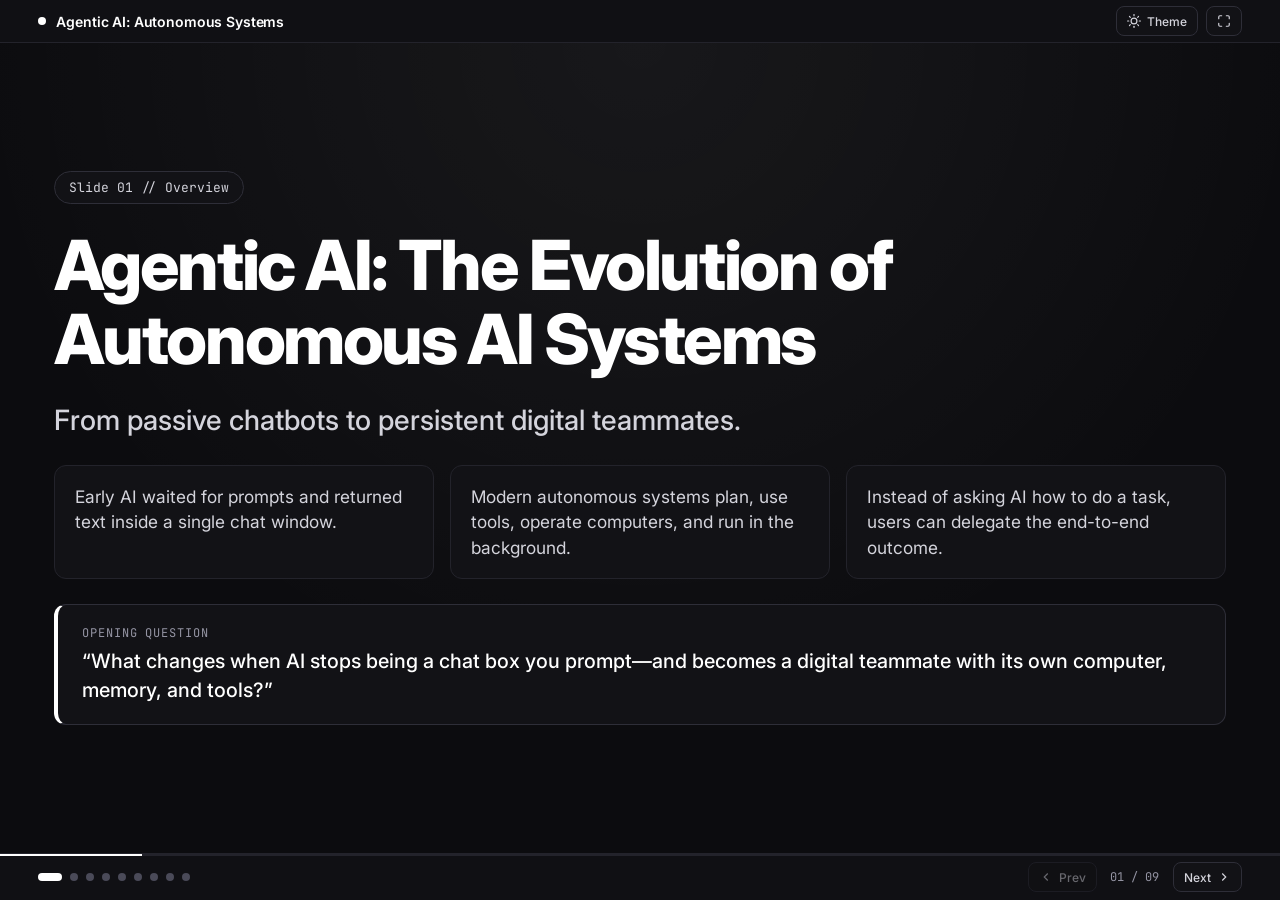
<file: agentic-ai-autonomous-systems/index.html>
<!DOCTYPE html>
<html lang="en" data-theme="dark">
<head>
  <meta charset="UTF-8" />
  <meta name="viewport" content="width=device-width, initial-scale=1.0" />
  <title>Agentic AI: The Evolution of Autonomous AI Systems</title>
  <link rel="preconnect" href="https://fonts.googleapis.com" />
  <link rel="preconnect" href="https://fonts.gstatic.com" crossorigin />
  <link href="https://fonts.googleapis.com/css2?family=Inter:wght@400;500;600;700;800&family=JetBrains+Mono:wght@400;500;600&display=swap" rel="stylesheet" />
  <link rel="stylesheet" href="presentation.css" />
</head>
<body>
  <div class="deck-shell">
    <!-- TOP BAR -->
    <header class="deck-topbar">
      <div class="topbar-brand">
        <span class="topbar-brand-dot"></span>
        <span>Agentic AI: Autonomous Systems</span>
      </div>

      <div class="topbar-meta">
        <button class="icon-btn" id="btn-theme" title="Toggle Monochrome Theme (Key: L)">
          <svg viewBox="0 0 24 24" fill="none" stroke="currentColor" stroke-width="2" stroke-linecap="round" stroke-linejoin="round">
            <circle cx="12" cy="12" r="5"></circle>
            <line x1="12" y1="1" x2="12" y2="3"></line>
            <line x1="12" y1="21" x2="12" y2="23"></line>
            <line x1="4.22" y1="4.22" x2="5.64" y2="5.64"></line>
            <line x1="18.36" y1="18.36" x2="19.78" y2="19.78"></line>
            <line x1="1" y1="12" x2="3" y2="12"></line>
            <line x1="21" y1="12" x2="23" y2="12"></line>
            <line x1="4.22" y1="19.78" x2="5.64" y2="18.36"></line>
            <line x1="18.36" y1="5.64" x2="19.78" y2="4.22"></line>
          </svg>
          <span>Theme</span>
        </button>

        <button class="icon-btn" id="btn-fullscreen" title="Toggle Fullscreen (Key: F)">
          <svg viewBox="0 0 24 24" fill="none" stroke="currentColor" stroke-width="2" stroke-linecap="round" stroke-linejoin="round">
            <path d="M8 3H5a2 2 0 0 0-2 2v3m18 0V5a2 2 0 0 0-2-2h-3m0 18h3a2 2 0 0 0 2-2v-3M3 16v3a2 2 0 0 0 2 2h3"></path>
          </svg>
        </button>
      </div>
    </header>

    <!-- MAIN SLIDE STAGE -->
    <main class="deck-stage" id="deck-stage">

      <!-- SLIDE 01 — INTRODUCTION -->
      <section class="slide is-active" data-slide="1">
        <div class="hero-cover">
          <div class="hero-badge anim-item" style="--stagger: 0;">
            <span>Slide 01 // Overview</span>
          </div>

          <h1 class="hero-title anim-item" style="--stagger: 1;">
            Agentic AI: The Evolution of Autonomous AI Systems
          </h1>

          <p class="hero-subtitle anim-item" style="--stagger: 2;">
            From passive chatbots to persistent digital teammates.
          </p>

          <div class="hero-points anim-item" style="--stagger: 3;">
            <div class="hero-point-card">
              Early AI waited for prompts and returned text inside a single chat window.
            </div>
            <div class="hero-point-card">
              Modern autonomous systems plan, use tools, operate computers, and run in the background.
            </div>
            <div class="hero-point-card">
              Instead of asking AI how to do a task, users can delegate the end-to-end outcome.
            </div>
          </div>

          <div class="hero-question anim-item" style="--stagger: 4;">
            <div class="hero-question-label">Opening Question</div>
            <p class="hero-question-text">
              “What changes when AI stops being a chat box you prompt—and becomes a digital teammate with its own computer, memory, and tools?”
            </p>
          </div>
        </div>
      </section>

      <!-- SLIDE 02 — THE EVOLUTION OF AI SYSTEMS -->
      <section class="slide" data-slide="2">
        <div class="slide-header">
          <div class="slide-eyebrow anim-item" style="--stagger: 0;">
            <span>Slide 02 // Historical Progression</span>
          </div>
          <h2 class="slide-title anim-item" style="--stagger: 1;">The Evolution of AI Systems</h2>
          <p class="slide-subtitle anim-item" style="--stagger: 2;">
            Each generation shifts more of the planning, execution, and verification loop from the human to the system.
          </p>
        </div>

        <div class="timeline-5">
          <div class="timeline-card anim-item" style="--stagger: 3;">
            <div class="timeline-top">
              <div class="timeline-stage">
                <span>STAGE 1</span>
                <span class="timeline-num">01</span>
              </div>
              <h3 class="timeline-title">Rule-Based &amp; Predictive AI</h3>
              <p class="timeline-desc">Fixed logic, narrow classifiers, and forecasting models built for single tasks.</p>
            </div>
            <div class="timeline-shift">Human: Writes rules &amp; acts</div>
          </div>

          <div class="timeline-card anim-item" style="--stagger: 4;">
            <div class="timeline-top">
              <div class="timeline-stage">
                <span>STAGE 2</span>
                <span class="timeline-num">02</span>
              </div>
              <h3 class="timeline-title">Generative Chatbots</h3>
              <p class="timeline-desc">Responds to one prompt at a time with text or code inside a chat box.</p>
            </div>
            <div class="timeline-shift">Human: Coordinates every step</div>
          </div>

          <div class="timeline-card anim-item" style="--stagger: 5;">
            <div class="timeline-top">
              <div class="timeline-stage">
                <span>STAGE 3</span>
                <span class="timeline-num">03</span>
              </div>
              <h3 class="timeline-title">Tool-Using Assistants</h3>
              <p class="timeline-desc">Calls search, APIs, or calculators in a single turn, then stops and waits.</p>
            </div>
            <div class="timeline-shift">Human: Drives the workflow</div>
          </div>

          <div class="timeline-card is-highlight anim-item" style="--stagger: 6;">
            <div class="timeline-top">
              <div class="timeline-stage">
                <span>STAGE 4</span>
                <span class="timeline-num">04</span>
              </div>
              <h3 class="timeline-title">Persistent Autonomous Agents</h3>
              <p class="timeline-desc">Operates terminals, browsers, and chat apps with memory and 24/7 background tasks.</p>
            </div>
            <div class="timeline-shift">Human: Sets goals &amp; approves</div>
          </div>

          <div class="timeline-card is-highlight anim-item" style="--stagger: 7;">
            <div class="timeline-top">
              <div class="timeline-stage">
                <span>STAGE 5</span>
                <span class="timeline-num">05</span>
              </div>
              <h3 class="timeline-title">Multi-Agent Ecosystems</h3>
              <p class="timeline-desc">Specialized digital teammates delegate subtasks, share context, and collaborate.</p>
            </div>
            <div class="timeline-shift">Human: Directs &amp; governs</div>
          </div>
        </div>
      </section>

      <!-- SLIDE 03 — ANATOMY OF AN AUTONOMOUS AI SYSTEM -->
      <section class="slide" data-slide="3">
        <div class="slide-header">
          <div class="slide-eyebrow anim-item" style="--stagger: 0;">
            <span>Slide 03 // Core Architecture</span>
          </div>
          <h2 class="slide-title anim-item" style="--stagger: 1;">Anatomy of an Autonomous AI System</h2>
          <p class="slide-subtitle anim-item" style="--stagger: 2;">
            Five building blocks that turn a language model into an autonomous actor.
          </p>
        </div>

        <div class="grid-5">
          <div class="feature-card anim-item" style="--stagger: 3;">
            <div class="card-icon-wrap">
              <div class="card-icon">
                <svg viewBox="0 0 24 24" fill="none" stroke="currentColor" stroke-width="2"><path d="M9 11l3 3L22 4"></path><path d="M21 12v7a2 2 0 0 1-2 2H5a2 2 0 0 1-2-2V5a2 2 0 0 1 2-2h11"></path></svg>
              </div>
              <span class="card-index">01</span>
            </div>
            <h3 class="card-title">Goal Decomposition</h3>
            <p class="card-desc">Breaks a high-level objective into ordered, verifiable sub-tasks.</p>
          </div>

          <div class="feature-card anim-item" style="--stagger: 4;">
            <div class="card-icon-wrap">
              <div class="card-icon">
                <svg viewBox="0 0 24 24" fill="none" stroke="currentColor" stroke-width="2"><ellipse cx="12" cy="5" rx="9" ry="3"></ellipse><path d="M21 12c0 1.66-4 3-9 3s-9-1.34-9-3"></path><path d="M3 5v14c0 1.66 4 3 9 3s9-1.34 9-3V5"></path></svg>
              </div>
              <span class="card-index">02</span>
            </div>
            <h3 class="card-title">Memory &amp; Skills</h3>
            <p class="card-desc">Remembers user preferences, past lessons, and reusable procedures across sessions.</p>
          </div>

          <div class="feature-card anim-item" style="--stagger: 5;">
            <div class="card-icon-wrap">
              <div class="card-icon">
                <svg viewBox="0 0 24 24" fill="none" stroke="currentColor" stroke-width="2"><rect x="2" y="3" width="20" height="14" rx="2"></rect><line x1="8" y1="21" x2="16" y2="21"></line><line x1="12" y1="17" x2="12" y2="21"></line></svg>
              </div>
              <span class="card-index">03</span>
            </div>
            <h3 class="card-title">Computer &amp; Tool Use</h3>
            <p class="card-desc">Interacts directly with terminals, browsers, local files, GUIs, and APIs.</p>
          </div>

          <div class="feature-card anim-item" style="--stagger: 6;">
            <div class="card-icon-wrap">
              <div class="card-icon">
                <svg viewBox="0 0 24 24" fill="none" stroke="currentColor" stroke-width="2"><polyline points="23 4 23 10 17 10"></polyline><path d="M20.49 15a9 9 0 1 1-2.12-9.36L23 10"></path></svg>
              </div>
              <span class="card-index">04</span>
            </div>
            <h3 class="card-title">Self-Correction</h3>
            <p class="card-desc">Inspects outputs, catches errors, and adapts its plan without constant prompting.</p>
          </div>

          <div class="feature-card anim-item" style="--stagger: 7;">
            <div class="card-icon-wrap">
              <div class="card-icon">
                <svg viewBox="0 0 24 24" fill="none" stroke="currentColor" stroke-width="2"><path d="M12 22s8-4 8-10V5l-8-3-8 3v7c0 6 8 10 8 10z"></path></svg>
              </div>
              <span class="card-index">05</span>
            </div>
            <h3 class="card-title">Safety Guardrails</h3>
            <p class="card-desc">Enforces approval checkpoints, sandboxes, and secret redaction for risky actions.</p>
          </div>
        </div>

        <div class="callout-bar anim-item" style="--stagger: 8;">
          <strong>Key Principle:</strong> Autonomy is not just a bigger model—it is the harness of memory, tools, feedback loops, and safety boundaries around the model.
        </div>
      </section>

      <!-- SLIDE 04 — OPEN-SOURCE & LOCAL-FIRST AGENTS -->
      <section class="slide" data-slide="4">
        <div class="slide-header">
          <div class="slide-eyebrow anim-item" style="--stagger: 0;">
            <span>Slide 04 // Open-Source &amp; Local-First</span>
          </div>
          <h2 class="slide-title anim-item" style="--stagger: 1;">Hermes Agent &amp; OpenClaw</h2>
          <p class="slide-subtitle anim-item" style="--stagger: 2;">
            Bringing persistent autonomy directly to user-owned hardware and everyday chat channels.
          </p>
        </div>

        <div class="platform-grid-2">
          <div class="platform-card anim-item" style="--stagger: 3;">
            <div class="platform-head">
              <div>
                <h3 class="platform-name">Hermes Agent</h3>
                <div class="platform-org">Nous Research</div>
              </div>
              <span class="platform-badge">MIT Open-Source</span>
            </div>
            <ul class="clean-list">
              <li>
                <svg viewBox="0 0 24 24" fill="none" stroke="currentColor" stroke-width="2"><polyline points="20 6 9 17 4 12"></polyline></svg>
                <span><strong>Self-Improving Skills:</strong> Saves completed workflows as reusable <code>SKILL.md</code> procedures without retraining weights.</span>
              </li>
              <li>
                <svg viewBox="0 0 24 24" fill="none" stroke="currentColor" stroke-width="2"><polyline points="20 6 9 17 4 12"></polyline></svg>
                <span><strong>Cross-Session Memory:</strong> Remembers preferences, environments, and past lessons across runs.</span>
              </li>
              <li>
                <svg viewBox="0 0 24 24" fill="none" stroke="currentColor" stroke-width="2"><polyline points="20 6 9 17 4 12"></polyline></svg>
                <span><strong>Multi-Platform Gateway:</strong> Model-agnostic core running on CLI, TUI, desktop, Telegram, Discord, Slack, WhatsApp, Signal, and email.</span>
              </li>
              <li>
                <svg viewBox="0 0 24 24" fill="none" stroke="currentColor" stroke-width="2"><polyline points="20 6 9 17 4 12"></polyline></svg>
                <span><strong>Built-in Guardrails:</strong> Command approvals, containerized backends, and secret redaction.</span>
              </li>
            </ul>
          </div>

          <div class="platform-card anim-item" style="--stagger: 4;">
            <div class="platform-head">
              <div>
                <h3 class="platform-name">OpenClaw</h3>
                <div class="platform-org">OpenClaw Foundation</div>
              </div>
              <span class="platform-badge">Local-First Assistant</span>
            </div>
            <ul class="clean-list">
              <li>
                <svg viewBox="0 0 24 24" fill="none" stroke="currentColor" stroke-width="2"><polyline points="20 6 9 17 4 12"></polyline></svg>
                <span><strong>User-Owned Hardware:</strong> Self-hosted locally for full privacy and control over data and API keys.</span>
              </li>
              <li>
                <svg viewBox="0 0 24 24" fill="none" stroke="currentColor" stroke-width="2"><polyline points="20 6 9 17 4 12"></polyline></svg>
                <span><strong>Chat-Native Interface:</strong> Lives inside WhatsApp, Telegram, Slack, Discord, iMessage, and Signal—no extra dashboard needed.</span>
              </li>
              <li>
                <svg viewBox="0 0 24 24" fill="none" stroke="currentColor" stroke-width="2"><polyline points="20 6 9 17 4 12"></polyline></svg>
                <span><strong>Multi-Step Automation:</strong> Manages local files, emails, calendars, and external APIs using cloud or local LLMs.</span>
              </li>
              <li>
                <svg viewBox="0 0 24 24" fill="none" stroke="currentColor" stroke-width="2"><polyline points="20 6 9 17 4 12"></polyline></svg>
                <span><strong>Companion Triggers:</strong> Supports mobile and wearable triggers with explicit approval workflows.</span>
              </li>
            </ul>
          </div>
        </div>
      </section>

      <!-- SLIDE 05 — CLOUD-NATIVE PERSONAL & TEAM AGENTS -->
      <section class="slide" data-slide="5">
        <div class="slide-header">
          <div class="slide-eyebrow anim-item" style="--stagger: 0;">
            <span>Slide 05 // Cloud-Native Teammates</span>
          </div>
          <h2 class="slide-title anim-item" style="--stagger: 1;">Muse &amp; Grok Bot</h2>
          <p class="slide-subtitle anim-item" style="--stagger: 2;">
            Always-on managed cloud environments tailored for personal administration or team operations.
          </p>
        </div>

        <div class="platform-grid-2">
          <div class="platform-card anim-item" style="--stagger: 3;">
            <div class="platform-head">
              <div>
                <h3 class="platform-name">Muse</h3>
                <div class="platform-org">Meta (Muse Spark)</div>
              </div>
              <span class="platform-badge">Personal &amp; SMB</span>
            </div>
            <ul class="clean-list">
              <li>
                <svg viewBox="0 0 24 24" fill="none" stroke="currentColor" stroke-width="2"><polyline points="20 6 9 17 4 12"></polyline></svg>
                <span><strong>Connected Life Surfaces:</strong> Syncs with Gmail, Calendar, Drive, Notion, Messenger, OpenTable, and Plaid.</span>
              </li>
              <li>
                <svg viewBox="0 0 24 24" fill="none" stroke="currentColor" stroke-width="2"><polyline points="20 6 9 17 4 12"></polyline></svg>
                <span><strong>Busywork Automation:</strong> Resolves scheduling conflicts, books reservations, and tracks deadlines.</span>
              </li>
              <li>
                <svg viewBox="0 0 24 24" fill="none" stroke="currentColor" stroke-width="2"><polyline points="20 6 9 17 4 12"></polyline></svg>
                <span><strong>Commerce &amp; Finances:</strong> Audits subscriptions, tracks expenses, and executes approved checkouts.</span>
              </li>
              <li>
                <svg viewBox="0 0 24 24" fill="none" stroke="currentColor" stroke-width="2"><polyline points="20 6 9 17 4 12"></polyline></svg>
                <span><strong>Small Business Tools:</strong> Manages Instagram Business, Facebook pages, and Meta ad workflows.</span>
              </li>
            </ul>
          </div>

          <div class="platform-card anim-item" style="--stagger: 4;">
            <div class="platform-head">
              <div>
                <h3 class="platform-name">Grok Bot</h3>
                <div class="platform-org">xAI / SpaceXSI</div>
              </div>
              <span class="platform-badge">Enterprise &amp; Teams</span>
            </div>
            <ul class="clean-list">
              <li>
                <svg viewBox="0 0 24 24" fill="none" stroke="currentColor" stroke-width="2"><polyline points="20 6 9 17 4 12"></polyline></svg>
                <span><strong>Dedicated Cloud Computer:</strong> Every bot gets a persistent browser, file system, terminal, and app logins.</span>
              </li>
              <li>
                <svg viewBox="0 0 24 24" fill="none" stroke="currentColor" stroke-width="2"><polyline points="20 6 9 17 4 12"></polyline></svg>
                <span><strong>24/7 Background Execution:</strong> Continues working in the cloud even after you close your laptop.</span>
              </li>
              <li>
                <svg viewBox="0 0 24 24" fill="none" stroke="currentColor" stroke-width="2"><polyline points="20 6 9 17 4 12"></polyline></svg>
                <span><strong>“Teach-a-Task” Learning:</strong> Screen-record a workflow once and turn it into a repeatable routine.</span>
              </li>
              <li>
                <svg viewBox="0 0 24 24" fill="none" stroke="currentColor" stroke-width="2"><polyline points="20 6 9 17 4 12"></polyline></svg>
                <span><strong>Multiplayer Collaboration:</strong> Bots work in Slack and MS Teams, delegating tasks across a “Chief of Staff” model.</span>
              </li>
            </ul>
          </div>
        </div>
      </section>

      <!-- SLIDE 06 — POPULAR GENERAL-PURPOSE & COMPUTER-USE AGENTS -->
      <section class="slide" data-slide="6">
        <div class="slide-header">
          <div class="slide-eyebrow anim-item" style="--stagger: 0;">
            <span>Slide 06 // Ecosystem Peers</span>
          </div>
          <h2 class="slide-title anim-item" style="--stagger: 1;">Popular General-Purpose &amp; Computer-Use Agents</h2>
          <p class="slide-subtitle anim-item" style="--stagger: 2;">
            Three distinct execution philosophies shaping how AI operates software.
          </p>
        </div>

        <div class="platform-grid-3">
          <div class="platform-card anim-item" style="--stagger: 3;">
            <div class="platform-head">
              <div>
                <h3 class="platform-name">Manus</h3>
                <div class="platform-org">Hybrid Cloud + Local CLI</div>
              </div>
              <span class="platform-badge">CLI &amp; Sandbox</span>
            </div>
            <ul class="clean-list">
              <li>
                <svg viewBox="0 0 24 24" fill="none" stroke="currentColor" stroke-width="2"><polyline points="20 6 9 17 4 12"></polyline></svg>
                <span>Bridges cloud sandboxes with local terminal and file-system control.</span>
              </li>
              <li>
                <svg viewBox="0 0 24 24" fill="none" stroke="currentColor" stroke-width="2"><polyline points="20 6 9 17 4 12"></polyline></svg>
                <span>Excels at heavy research, batch file sorting, and spinning up web apps.</span>
              </li>
              <li>
                <svg viewBox="0 0 24 24" fill="none" stroke="currentColor" stroke-width="2"><polyline points="20 6 9 17 4 12"></polyline></svg>
                <span>Supports 24/7 scheduled cloud computer tasks.</span>
              </li>
            </ul>
          </div>

          <div class="platform-card anim-item" style="--stagger: 4;">
            <div class="platform-head">
              <div>
                <h3 class="platform-name">OpenAI Operator</h3>
                <div class="platform-org">Web &amp; Transactional Agent</div>
              </div>
              <span class="platform-badge">Browser-Native</span>
            </div>
            <ul class="clean-list">
              <li>
                <svg viewBox="0 0 24 24" fill="none" stroke="currentColor" stroke-width="2"><polyline points="20 6 9 17 4 12"></polyline></svg>
                <span>Navigates live websites and desktop views directly inside a browser.</span>
              </li>
              <li>
                <svg viewBox="0 0 24 24" fill="none" stroke="currentColor" stroke-width="2"><polyline points="20 6 9 17 4 12"></polyline></svg>
                <span>Specializes in complex form-filling, bookings, and online shopping.</span>
              </li>
              <li>
                <svg viewBox="0 0 24 24" fill="none" stroke="currentColor" stroke-width="2"><polyline points="20 6 9 17 4 12"></polyline></svg>
                <span>Built for structured web data extraction and repeatable web flows.</span>
              </li>
            </ul>
          </div>

          <div class="platform-card anim-item" style="--stagger: 5;">
            <div class="platform-head">
              <div>
                <h3 class="platform-name">Claude Computer Use</h3>
                <div class="platform-org">Anthropic (Cowork / API)</div>
              </div>
              <span class="platform-badge">Vision GUI Loop</span>
            </div>
            <ul class="clean-list">
              <li>
                <svg viewBox="0 0 24 24" fill="none" stroke="currentColor" stroke-width="2"><polyline points="20 6 9 17 4 12"></polyline></svg>
                <span>Uses a visual loop (screenshot → inspect → click/type/scroll) like a human.</span>
              </li>
              <li>
                <svg viewBox="0 0 24 24" fill="none" stroke="currentColor" stroke-width="2"><polyline points="20 6 9 17 4 12"></polyline></svg>
                <span>Operates legacy enterprise software and intranets that lack APIs.</span>
              </li>
              <li>
                <svg viewBox="0 0 24 24" fill="none" stroke="currentColor" stroke-width="2"><polyline points="20 6 9 17 4 12"></polyline></svg>
                <span>Handles unstructured documents and mixed browser-desktop tasks.</span>
              </li>
            </ul>
          </div>
        </div>
      </section>

      <!-- SLIDE 07 — HOW AUTONOMOUS AGENTS WORK IN PRACTICE -->
      <section class="slide" data-slide="7">
        <div class="slide-header">
          <div class="slide-eyebrow anim-item" style="--stagger: 0;">
            <span>Slide 07 // Execution Lifecycle</span>
          </div>
          <h2 class="slide-title anim-item" style="--stagger: 1;">How Autonomous Agents Work in Practice</h2>
          <p class="slide-subtitle anim-item" style="--stagger: 2;">
            Every autonomous system runs a continuous loop—and pairs it with domain-specific tools.
          </p>
        </div>

        <div class="cycle-stepper anim-item" id="cycle-stepper" style="--stagger: 3;">
          <button class="cycle-step-card is-pulsing" data-step="0">
            <div class="cycle-step-num">STEP 01</div>
            <div class="cycle-step-title">Goal</div>
            <div class="cycle-step-desc">Receive a high-level outcome via chat, CLI, or schedule.</div>
          </button>
          <button class="cycle-step-card" data-step="1">
            <div class="cycle-step-num">STEP 02</div>
            <div class="cycle-step-title">Plan</div>
            <div class="cycle-step-desc">Break the objective into ordered sub-tasks and tool calls.</div>
          </button>
          <button class="cycle-step-card" data-step="2">
            <div class="cycle-step-num">STEP 03</div>
            <div class="cycle-step-title">Act</div>
            <div class="cycle-step-desc">Execute via terminal, browser, API, or GUI clicks.</div>
          </button>
          <button class="cycle-step-card" data-step="3">
            <div class="cycle-step-num">STEP 04</div>
            <div class="cycle-step-title">Observe</div>
            <div class="cycle-step-desc">Read outputs, screenshots, logs, or error messages.</div>
          </button>
          <button class="cycle-step-card" data-step="4">
            <div class="cycle-step-num">STEP 05</div>
            <div class="cycle-step-title">Adapt</div>
            <div class="cycle-step-desc">Fix failures and retry until success criteria are met.</div>
          </button>
          <button class="cycle-step-card" data-step="5">
            <div class="cycle-step-num">STEP 06</div>
            <div class="cycle-step-title">Remember</div>
            <div class="cycle-step-desc">Persist context or save a reusable skill for next time.</div>
          </button>
        </div>

        <div class="scenario-box anim-item" style="--stagger: 4;">
          <div class="scenario-tabs" role="tablist">
            <button class="scenario-tab is-active" data-scenario="personal">Personal (Muse / OpenClaw)</button>
            <button class="scenario-tab" data-scenario="team">Team Ops (Grok Bot / Manus)</button>
            <button class="scenario-tab" data-scenario="skills">Self-Improving (Hermes Agent)</button>
          </div>

          <div class="scenario-panel is-active" data-panel="personal">
            <p class="scenario-text">
              <strong>Workflow:</strong> Scans recurring bank/Plaid charges, flags unused subscriptions, resolves a calendar conflict by proposing new times, and waits for a single tap in WhatsApp or Messenger to confirm cancellation or booking.
            </p>
            <span class="scenario-tag">Human-Approved Checkout</span>
          </div>

          <div class="scenario-panel" data-panel="team">
            <p class="scenario-text">
              <strong>Workflow:</strong> Runs overnight on a cloud computer—opens competitor sites in a real browser, extracts pricing into a spreadsheet, generates a summary report, and posts the findings to the team’s Slack channel by 8:00 AM.
            </p>
            <span class="scenario-tag">24/7 Cloud Computer</span>
          </div>

          <div class="scenario-panel" data-panel="skills">
            <p class="scenario-text">
              <strong>Workflow:</strong> Completes a multi-step API migration via terminal and tests, catches an auth error, fixes the script, and automatically saves the verified procedure as a reusable <code>SKILL.md</code> for future runs.
            </p>
            <span class="scenario-tag">Compounding Skill Memory</span>
          </div>
        </div>
      </section>

      <!-- SLIDE 08 — MULTI-AGENT COLLABORATION -->
      <section class="slide" data-slide="8">
        <div class="slide-header">
          <div class="slide-eyebrow anim-item" style="--stagger: 0;">
            <span>Slide 08 // Digital Teams</span>
          </div>
          <h2 class="slide-title anim-item" style="--stagger: 1;">Multi-Agent Collaboration: From Solo Bots to Teams</h2>
          <p class="slide-subtitle anim-item" style="--stagger: 2;">
            Specialized agents with distinct tools and permissions coordinate toward a shared objective.
          </p>
        </div>

        <div class="multiagent-layout">
          <div class="role-list anim-item" style="--stagger: 3;">
            <div class="role-card" data-role="coord">
              <div class="role-head">
                <span class="role-name">Coordinator / Chief of Staff</span>
                <span class="role-status" data-status="coord">Idle</span>
              </div>
              <p class="role-desc">Interprets user intent, delegates subtasks, and tracks completion.</p>
            </div>

            <div class="role-card" data-role="research">
              <div class="role-head">
                <span class="role-name">Researcher Agent</span>
                <span class="role-status" data-status="research">Idle</span>
              </div>
              <p class="role-desc">Browses the web, reads documents, and synthesizes verified facts.</p>
            </div>

            <div class="role-card" data-role="operator">
              <div class="role-head">
                <span class="role-name">Operator / Executor</span>
                <span class="role-status" data-status="operator">Idle</span>
              </div>
              <p class="role-desc">Runs terminal commands, fills forms, and updates records across apps.</p>
            </div>

            <div class="role-card" data-role="guardrail">
              <div class="role-head">
                <span class="role-name">Guardrail Reviewer</span>
                <span class="role-status" data-status="guardrail">Idle</span>
              </div>
              <p class="role-desc">Checks policy compliance and requests human sign-off for sensitive actions.</p>
            </div>
          </div>

          <div class="term-panel anim-item" style="--stagger: 4;">
            <div class="term-bar">
              <span class="term-title">autonomous-team-orchestrator // live trace</span>
              <div class="term-actions">
                <span class="term-badge" id="term-phase-badge">Ready</span>
                <button class="icon-btn" id="btn-term-replay" title="Replay Demo">Replay</button>
                <button class="icon-btn" id="btn-term-skip" title="Skip to End">Skip</button>
              </div>
            </div>
            <div class="term-body" id="term-body"></div>
          </div>
        </div>
      </section>

      <!-- SLIDE 09 — BENEFITS, RISKS, AND CONCLUSION -->
      <section class="slide" data-slide="9">
        <div class="slide-header">
          <div class="slide-eyebrow anim-item" style="--stagger: 0;">
            <span>Slide 09 // Impact &amp; Governance</span>
          </div>
          <h2 class="slide-title anim-item" style="--stagger: 1;">Benefits, Risks, and Conclusion</h2>
        </div>

        <div class="compare-grid-2">
          <div class="compare-panel compare-good anim-item" style="--stagger: 2;">
            <div class="compare-header">
              <span class="compare-title">Key Benefits</span>
              <span class="compare-tag">Value Unlocked</span>
            </div>
            <ul class="clean-list">
              <li>
                <svg viewBox="0 0 24 24" fill="none" stroke="currentColor" stroke-width="2"><polyline points="20 6 9 17 4 12"></polyline></svg>
                <span>24/7 background execution without constant micromanagement</span>
              </li>
              <li>
                <svg viewBox="0 0 24 24" fill="none" stroke="currentColor" stroke-width="2"><polyline points="20 6 9 17 4 12"></polyline></svg>
                <span>Automates repetitive cross-app, terminal, and browser busywork</span>
              </li>
              <li>
                <svg viewBox="0 0 24 24" fill="none" stroke="currentColor" stroke-width="2"><polyline points="20 6 9 17 4 12"></polyline></svg>
                <span>Compounding capability through persistent memory and saved skills</span>
              </li>
              <li>
                <svg viewBox="0 0 24 24" fill="none" stroke="currentColor" stroke-width="2"><polyline points="20 6 9 17 4 12"></polyline></svg>
                <span>Accessible inside familiar chat apps instead of complex dashboards</span>
              </li>
            </ul>
          </div>

          <div class="compare-panel compare-danger anim-item" style="--stagger: 3;">
            <div class="compare-header">
              <span class="compare-title">Risks &amp; Challenges</span>
              <span class="compare-tag">Safety &amp; Governance</span>
            </div>
            <ul class="clean-list">
              <li>
                <svg viewBox="0 0 24 24" fill="none" stroke="currentColor" stroke-width="2"><line x1="18" y1="6" x2="6" y2="18"></line><line x1="6" y1="6" x2="18" y2="18"></line></svg>
                <span>Prompt injection from untrusted web pages or emails hijacking actions</span>
              </li>
              <li>
                <svg viewBox="0 0 24 24" fill="none" stroke="currentColor" stroke-width="2"><line x1="18" y1="6" x2="6" y2="18"></line><line x1="6" y1="6" x2="18" y2="18"></line></svg>
                <span>Over-privileged local or cloud access (highlighted in OpenClaw security debates)</span>
              </li>
              <li>
                <svg viewBox="0 0 24 24" fill="none" stroke="currentColor" stroke-width="2"><line x1="18" y1="6" x2="6" y2="18"></line><line x1="6" y1="6" x2="18" y2="18"></line></svg>
                <span>Runaway API and compute costs from infinite retry loops</span>
              </li>
              <li>
                <svg viewBox="0 0 24 24" fill="none" stroke="currentColor" stroke-width="2"><line x1="18" y1="6" x2="6" y2="18"></line><line x1="6" y1="6" x2="18" y2="18"></line></svg>
                <span>Accountability and verification when agents act autonomously</span>
              </li>
            </ul>
          </div>
        </div>

        <div class="closing-quote-box anim-item" style="--stagger: 4;">
          <div class="callout-label">Conclusion &amp; Closing Statement</div>
          <p class="closing-quote-text">
            “The most effective users and teams won’t just write better prompts—they will design <strong>clear goals, safe boundaries, and reliable workflows</strong> for their autonomous agents.”
          </p>
        </div>
      </section>

    </main>

    <!-- BOTTOM NAVIGATION BAR -->
    <footer class="deck-bottombar">
      <div class="progress-track">
        <div class="progress-fill" id="progress-fill"></div>
      </div>

      <div class="nav-dots" id="nav-dots" role="tablist" aria-label="Slide selector"></div>

      <div class="nav-controls">
        <button class="icon-btn" id="btn-prev" title="Previous Slide (Left Arrow)">
          <svg viewBox="0 0 24 24" fill="none" stroke="currentColor" stroke-width="2"><polyline points="15 18 9 12 15 6"></polyline></svg>
          <span>Prev</span>
        </button>

        <span class="slide-counter" id="slide-counter">01 / 09</span>

        <button class="icon-btn" id="btn-next" title="Next Slide (Right Arrow / Space)">
          <span>Next</span>
          <svg viewBox="0 0 24 24" fill="none" stroke="currentColor" stroke-width="2"><polyline points="9 18 15 12 9 6"></polyline></svg>
        </button>
      </div>
    </footer>
  </div>

  <script src="presentation.js"></script>
</body>
</html>
</file>
<file: presentation.css>
/* ==========================================================================
   AGENTIC AI IN SOFTWARE DEVELOPMENT — PRESENTATION DESIGN SYSTEM
   Aesthetic: Architectural Neutral Monochromatic with Precision Motion
   Tuned for projection clarity, scaled typography, and viewport adaptability
   ========================================================================== */

:root {
  /* Dark Monochromatic Palette (Default) — High-contrast projection tuning */
  --bg-canvas: #09090b;
  --bg-slide: #0c0c0f;
  --bg-surface: #121216;
  --bg-surface-hover: #18181d;
  --bg-elevated: #1c1c22;
  --bg-glass: rgba(18, 18, 22, 0.88);

  --border-hairline: #23232b;
  --border-subtle: #2e2e38;
  --border-strong: #4a4a58;
  --border-focus: #b4b4c0;

  --text-primary: #ffffff;
  --text-secondary: #d4d4dc;
  --text-muted: #9494a3;
  --text-inverse: #09090b;

  --accent-primary: #ffffff;
  --accent-soft: rgba(255, 255, 255, 0.08);
  --accent-medium: rgba(255, 255, 255, 0.16);
  --accent-glow: rgba(255, 255, 255, 0.05);
  --color-check: #22c55e;
  --color-wrong: #ef4444;

  /* Typography */
  --font-sans: 'Inter', -apple-system, BlinkMacSystemFont, 'Segoe UI', Roboto, Oxygen, Ubuntu, sans-serif;
  --font-mono: 'JetBrains Mono', 'Fira Code', 'SFMono-Regular', Consolas, 'Liberation Mono', Menlo, monospace;

  /* Motion & Easing */
  --ease-out-expo: cubic-bezier(0.16, 1, 0.3, 1);
  --ease-in-out-quart: cubic-bezier(0.76, 0, 0.24, 1);
  --duration-fast: 180ms;
  --duration-normal: 360ms;
  --duration-slow: 600ms;

  /* Spacing & Layout */
  --topbar-height: clamp(42px, 4.8vh, 52px);
  --bottombar-height: clamp(44px, 5.2vh, 56px);
  --radius-sm: 8px;
  --radius-md: 12px;
  --radius-lg: 16px;
}

[data-theme="light"] {
  --bg-canvas: #f4f4f6;
  --bg-slide: #ffffff;
  --bg-surface: #ffffff;
  --bg-surface-hover: #f4f4f8;
  --bg-elevated: #ececf1;
  --bg-glass: rgba(255, 255, 255, 0.9);

  --border-hairline: #dcdce3;
  --border-subtle: #c8c8d2;
  --border-strong: #8e8e9c;
  --border-focus: #18181b;

  --text-primary: #09090b;
  --text-secondary: #27272a;
  --text-muted: #52525b;
  --text-inverse: #fafafa;

  --accent-primary: #09090b;
  --accent-soft: rgba(9, 9, 11, 0.06);
  --accent-medium: rgba(9, 9, 11, 0.12);
  --accent-glow: rgba(9, 9, 11, 0.03);
  --color-check: #16a34a;
  --color-wrong: #dc2626;
}

/* ==========================================================================
   BASE & RESET
   ========================================================================== */

*, *::before, *::after {
  box-sizing: border-box;
  margin: 0;
  padding: 0;
}

html, body {
  width: 100%;
  height: 100%;
  overflow: hidden;
  background-color: var(--bg-canvas);
  color: var(--text-primary);
  font-family: var(--font-sans);
  -webkit-font-smoothing: antialiased;
  -moz-osx-font-smoothing: grayscale;
  transition: background-color var(--duration-normal) var(--ease-out-expo),
              color var(--duration-normal) var(--ease-out-expo);
}

/* Subtle Architectural Grid Background */
body::before {
  content: "";
  position: fixed;
  inset: 0;
  background-image: 
    linear-gradient(to right, var(--border-hairline) 1px, transparent 1px),
    linear-gradient(to bottom, var(--border-hairline) 1px, transparent 1px);
  background-size: 64px 64px;
  opacity: 0.35;
  pointer-events: none;
  z-index: 0;
}

a {
  color: var(--text-primary);
  text-decoration: none;
  border-bottom: 1px solid var(--border-strong);
  transition: border-color var(--duration-fast) ease, opacity var(--duration-fast) ease;
}

a:hover {
  border-bottom-color: var(--text-primary);
}

button {
  font-family: inherit;
  color: inherit;
  background: none;
  border: none;
  cursor: pointer;
}

/* ==========================================================================
   APP SHELL LAYOUT
   ========================================================================== */

.deck-shell {
  position: relative;
  z-index: 1;
  display: flex;
  flex-direction: column;
  width: 100vw;
  height: 100vh;
}

/* Top Bar */
.deck-topbar {
  height: var(--topbar-height);
  display: flex;
  align-items: center;
  justify-content: space-between;
  padding: 0 clamp(20px, 3vw, 40px);
  border-bottom: 1px solid var(--border-hairline);
  background: var(--bg-glass);
  backdrop-filter: blur(12px);
  z-index: 20;
  flex-shrink: 0;
}

.topbar-brand {
  display: flex;
  align-items: center;
  gap: 12px;
  font-size: clamp(0.88rem, 1vw, 1.08rem);
  font-weight: 600;
  letter-spacing: 0.04em;
  text-transform: uppercase;
  color: var(--text-secondary);
}

.topbar-brand-dot {
  width: 9px;
  height: 9px;
  border-radius: 50%;
  background: var(--text-primary);
  box-shadow: 0 0 0 3px var(--accent-soft);
}

.topbar-meta {
  display: flex;
  align-items: center;
  gap: 12px;
}

.icon-btn {
  display: inline-flex;
  align-items: center;
  justify-content: center;
  gap: 8px;
  padding: 6px 14px;
  border-radius: var(--radius-sm);
  border: 1px solid var(--border-subtle);
  background: var(--bg-surface);
  color: var(--text-secondary);
  font-size: clamp(0.84rem, 0.96vw, 1.02rem);
  font-weight: 500;
  transition: all var(--duration-fast) ease;
}

.icon-btn:hover {
  background: var(--bg-elevated);
  color: var(--text-primary);
  border-color: var(--border-strong);
}

.icon-btn.active {
  background: var(--text-primary);
  color: var(--text-inverse);
  border-color: var(--text-primary);
}

.icon-btn svg {
  width: 17px;
  height: 17px;
}

/* ==========================================================================
   SLIDE STAGE & TRANSITIONS
   ========================================================================== */

.deck-stage {
  position: relative;
  flex: 1;
  width: 100%;
  overflow: hidden;
  display: flex;
  align-items: center;
  justify-content: center;
}

.slide {
  position: absolute;
  inset: 0;
  width: 100%;
  height: 100%;
  max-width: min(1820px, 97vw);
  margin: 0 auto;
  padding: clamp(12px, 1.9vh, 28px) clamp(20px, 2.6vw, 44px);
  display: flex;
  flex-direction: column;
  justify-content: center;
  justify-content: safe center;
  opacity: 0;
  visibility: hidden;
  pointer-events: none;
  transform: translateX(36px) scale(0.99);
  transition:
    opacity var(--duration-normal) var(--ease-out-expo),
    transform var(--duration-normal) var(--ease-out-expo),
    visibility 0s linear var(--duration-normal);
  overflow-y: auto;
}

.slide.is-prev {
  transform: translateX(-36px) scale(0.99);
}

.slide.is-active {
  opacity: 1;
  visibility: visible;
  pointer-events: auto;
  transform: translateX(0) scale(1);
  transition:
    opacity var(--duration-normal) var(--ease-out-expo),
    transform var(--duration-normal) var(--ease-out-expo),
    visibility 0s linear 0s;
}

/* Staggered Child Animations when Slide is Active */
.slide .anim-item {
  opacity: 0;
  transform: translateY(16px);
  transition:
    opacity 480ms var(--ease-out-expo),
    transform 480ms var(--ease-out-expo);
  transition-delay: calc(var(--stagger, 0) * 75ms + 80ms);
}

.slide.is-active .anim-item {
  opacity: 1;
  transform: translateY(0);
}

/* ==========================================================================
   SLIDE TYPOGRAPHY & HEADERS
   ========================================================================== */

.slide-header {
  margin-bottom: clamp(12px, 1.9vh, 26px);
}

.slide-header--compact {
  margin-bottom: clamp(8px, 1.3vh, 18px);
}

.slide-eyebrow {
  display: inline-flex;
  align-items: center;
  gap: 10px;
  font-family: var(--font-mono);
  font-size: clamp(0.9rem, min(1.12vw, 1.65vh), 1.16rem);
  font-weight: 500;
  text-transform: uppercase;
  letter-spacing: 0.1em;
  color: var(--text-muted);
  margin-bottom: clamp(4px, 0.75vh, 10px);
}

.slide-eyebrow svg {
  width: clamp(18px, 1.45vw, 24px);
  height: clamp(18px, 1.45vw, 24px);
  color: var(--text-primary);
}

.slide-title {
  font-size: clamp(2.3rem, min(3.85vw, 5.8vh), 4rem);
  font-weight: 700;
  letter-spacing: -0.03em;
  line-height: 1.1;
  color: var(--text-primary);
}

.slide-subtitle {
  margin-top: clamp(6px, 1vh, 12px);
  font-size: clamp(1.18rem, min(1.75vw, 2.7vh), 1.82rem);
  line-height: 1.44;
  color: var(--text-secondary);
  max-width: min(1560px, 95vw);
}

/* Hero Slide 1 Specifics */
.hero-cover {
  display: flex;
  flex-direction: column;
  align-items: center;
  justify-content: center;
  text-align: center;
  max-width: min(1480px, 92vw);
  margin: 0 auto;
  gap: clamp(20px, 3.2vh, 38px);
}

.hero-title {
  font-size: clamp(3.2rem, min(6.4vw, 10vh), 6.4rem);
  font-weight: 800;
  letter-spacing: -0.04em;
  line-height: 1.06;
}

.hero-subtitle {
  font-size: clamp(1.5rem, min(2.5vw, 4vh), 2.55rem);
  color: var(--text-secondary);
  font-weight: 400;
  line-height: 1.38;
  max-width: min(1200px, 88vw);
}

/* ==========================================================================
   COMMON CARDS, GRIDS & CALLOUTS
   ========================================================================== */

.grid-4 {
  display: grid;
  grid-template-columns: repeat(4, 1fr);
  gap: clamp(14px, 1.4vw, 24px);
  margin-bottom: clamp(14px, 2vh, 26px);
}

.grid-3 {
  display: grid;
  grid-template-columns: repeat(3, 1fr);
  gap: clamp(16px, 1.55vw, 26px);
  margin-bottom: clamp(14px, 2vh, 26px);
}

.grid-2 {
  display: grid;
  grid-template-columns: repeat(2, 1fr);
  gap: clamp(18px, 1.85vw, 30px);
  margin-bottom: clamp(14px, 2vh, 26px);
}

.grid-2--compact {
  margin-bottom: clamp(12px, 1.6vh, 22px);
}

.feature-card {
  padding: clamp(18px, 2.4vh, 32px) clamp(18px, 1.75vw, 30px);
  border-radius: var(--radius-md);
  background: var(--bg-surface);
  border: 1px solid var(--border-subtle);
  display: flex;
  flex-direction: column;
  gap: clamp(10px, 1.45vh, 18px);
  transition: transform var(--duration-fast) ease,
              border-color var(--duration-fast) ease,
              background-color var(--duration-fast) ease;
}

.feature-card:hover {
  transform: translateY(-3px);
  border-color: var(--border-strong);
  background: var(--bg-surface-hover);
}

.card-icon-wrap {
  display: flex;
  align-items: center;
  justify-content: space-between;
}

.card-icon {
  width: clamp(44px, 3.1vw, 58px);
  height: clamp(44px, 3.1vw, 58px);
  border-radius: var(--radius-sm);
  background: var(--accent-soft);
  border: 1px solid var(--border-subtle);
  display: flex;
  align-items: center;
  justify-content: center;
  color: var(--text-primary);
}

.card-icon svg {
  width: clamp(22px, 1.65vw, 29px);
  height: clamp(22px, 1.65vw, 29px);
}

.card-index {
  font-family: var(--font-mono);
  font-size: clamp(0.88rem, min(1.05vw, 1.6vh), 1.12rem);
  font-weight: 500;
  color: var(--text-muted);
}

.card-title {
  font-size: clamp(1.32rem, min(1.75vw, 2.7vh), 1.88rem);
  font-weight: 600;
  letter-spacing: -0.01em;
  color: var(--text-primary);
}

.card-desc {
  font-size: clamp(1.12rem, min(1.48vw, 2.35vh), 1.58rem);
  line-height: 1.45;
  color: var(--text-secondary);
}

/* Callout / Example Banner */
.callout-banner {
  display: flex;
  align-items: flex-start;
  gap: clamp(14px, 1.5vw, 24px);
  padding: clamp(14px, 1.85vh, 24px) clamp(18px, 1.8vw, 30px);
  border-radius: var(--radius-md);
  background: var(--bg-elevated);
  border: 1px solid var(--border-strong);
}

.callout-icon {
  width: clamp(42px, 2.95vw, 54px);
  height: clamp(42px, 2.95vw, 54px);
  border-radius: var(--radius-sm);
  background: var(--text-primary);
  color: var(--text-inverse);
  display: flex;
  align-items: center;
  justify-content: center;
  flex-shrink: 0;
  margin-top: 2px;
}

.callout-icon svg {
  width: clamp(21px, 1.55vw, 27px);
  height: clamp(21px, 1.55vw, 27px);
}

.callout-body {
  flex: 1;
}

.callout-label {
  font-family: var(--font-mono);
  font-size: clamp(0.86rem, min(1.05vw, 1.6vh), 1.08rem);
  text-transform: uppercase;
  letter-spacing: 0.08em;
  color: var(--text-muted);
  margin-bottom: 5px;
}

.callout-text {
  font-size: clamp(1.14rem, min(1.48vw, 2.35vh), 1.58rem);
  line-height: 1.45;
  color: var(--text-primary);
}

/* ==========================================================================
   SLIDE 3 & SLIDE 8: COMPARISON LAYOUT
   ========================================================================== */

.compare-panel {
  padding: clamp(18px, 2.3vh, 30px) clamp(20px, 2vw, 34px);
  border-radius: var(--radius-md);
  background: var(--bg-surface);
  border: 1px solid var(--border-subtle);
  display: flex;
  flex-direction: column;
  gap: clamp(12px, 1.6vh, 20px);
}

.compare-panel--compact {
  padding: clamp(16px, 2vh, 26px) clamp(18px, 1.8vw, 30px);
  gap: clamp(10px, 1.3vh, 16px);
}

.compare-panel.compare-highlight {
  border-color: var(--border-focus);
  background: linear-gradient(180deg, var(--bg-elevated) 0%, var(--bg-surface) 100%);
}

.compare-header {
  display: flex;
  align-items: center;
  justify-content: space-between;
  padding-bottom: clamp(10px, 1.35vh, 16px);
  border-bottom: 1px solid var(--border-hairline);
}

.compare-title-group {
  display: flex;
  align-items: center;
  gap: 12px;
}

.compare-title-group svg {
  width: clamp(24px, 1.85vw, 32px);
  height: clamp(24px, 1.85vw, 32px);
}

.compare-title {
  font-size: clamp(1.34rem, min(1.8vw, 2.8vh), 1.9rem);
  font-weight: 700;
}

.compare-tag {
  font-family: var(--font-mono);
  font-size: clamp(0.84rem, min(1vw, 1.55vh), 1.06rem);
  padding: 4px 12px;
  border-radius: 999px;
  border: 1px solid var(--border-subtle);
  color: var(--text-muted);
}

.compare-highlight .compare-tag {
  background: var(--text-primary);
  color: var(--text-inverse);
  border-color: var(--text-primary);
  font-weight: 600;
}

.clean-list {
  list-style: none;
  display: flex;
  flex-direction: column;
  gap: clamp(8px, 1.25vh, 15px);
}

.clean-list li {
  display: flex;
  align-items: center;
  gap: 12px;
  font-size: clamp(1.12rem, min(1.5vw, 2.38vh), 1.58rem);
  line-height: 1.4;
  color: var(--text-secondary);
}

.clean-list li svg {
  width: clamp(20px, 1.48vw, 25px);
  height: clamp(20px, 1.48vw, 25px);
  color: var(--text-muted);
  flex-shrink: 0;
}

.compare-highlight .clean-list li {
  color: var(--text-primary);
}

.compare-highlight .clean-list li svg,
.agent-tool-card .clean-list li svg,
.clean-list li svg:has(polyline[points="20 6 9 17 4 12"]) {
  color: var(--color-check);
}

.compare-danger .clean-list li svg,
.clean-list li svg:has(line[x1="18"][y1="6"][x2="6"][y2="18"]) {
  color: var(--color-wrong);
}

.scenario-box {
  margin-top: auto;
  padding: clamp(12px, 1.6vh, 20px) clamp(14px, 1.5vw, 22px);
  border-radius: var(--radius-sm);
  background: var(--bg-canvas);
  border: 1px solid var(--border-hairline);
  font-size: clamp(1.02rem, min(1.28vw, 2.02vh), 1.36rem);
  line-height: 1.45;
  color: var(--text-secondary);
}

.scenario-box strong {
  display: block;
  font-family: var(--font-mono);
  font-size: clamp(0.84rem, min(1vw, 1.55vh), 1.04rem);
  text-transform: uppercase;
  letter-spacing: 0.05em;
  color: var(--text-muted);
  margin-bottom: 5px;
}

/* ==========================================================================
   SLIDE 5: EXECUTION CYCLE STEPPER
   ========================================================================== */

.cycle-layout {
  display: grid;
  grid-template-columns: 1.32fr 0.88fr;
  gap: clamp(18px, 1.9vw, 32px);
  align-items: stretch;
}

.cycle-steps-grid {
  display: grid;
  grid-template-columns: repeat(3, 1fr);
  gap: clamp(12px, 1.25vw, 20px);
}

.cycle-step-card {
  position: relative;
  padding: clamp(16px, 2.2vh, 26px) clamp(16px, 1.45vw, 24px);
  border-radius: var(--radius-md);
  background: var(--bg-surface);
  border: 1px solid var(--border-subtle);
  cursor: pointer;
  transition: all var(--duration-fast) ease;
  display: flex;
  flex-direction: column;
  gap: clamp(8px, 1.1vh, 14px);
}

.cycle-step-card.is-pulsing,
.cycle-step-card:hover {
  border-color: var(--text-primary);
  background: var(--bg-elevated);
  transform: translateY(-2px);
}

.cycle-step-top {
  display: flex;
  align-items: center;
  justify-content: space-between;
}

.cycle-step-num {
  font-family: var(--font-mono);
  font-size: clamp(0.86rem, min(1.02vw, 1.58vh), 1.08rem);
  font-weight: 600;
  padding: 3px 10px;
  border-radius: 4px;
  background: var(--accent-soft);
  color: var(--text-secondary);
  transition: all var(--duration-fast) ease;
}

.cycle-step-card.is-pulsing .cycle-step-num {
  background: var(--text-primary);
  color: var(--text-inverse);
}

.cycle-step-icon svg {
  width: clamp(21px, 1.6vw, 27px);
  height: clamp(21px, 1.6vw, 27px);
  color: var(--text-secondary);
}

.cycle-step-card.is-pulsing .cycle-step-icon svg {
  color: var(--text-primary);
}

.cycle-step-title {
  font-size: clamp(1.22rem, min(1.58vw, 2.48vh), 1.68rem);
  font-weight: 600;
  color: var(--text-primary);
}

.cycle-step-desc {
  font-size: clamp(1.04rem, min(1.3vw, 2.08vh), 1.38rem);
  line-height: 1.44;
  color: var(--text-secondary);
}

.example-walkthrough-card {
  padding: clamp(18px, 2.3vh, 30px) clamp(18px, 1.8vw, 30px);
  border-radius: var(--radius-md);
  background: var(--bg-surface);
  border: 1px solid var(--border-subtle);
  display: flex;
  flex-direction: column;
  justify-content: space-between;
}

.walkthrough-title {
  display: flex;
  align-items: center;
  gap: 10px;
  font-size: clamp(1.16rem, min(1.48vw, 2.3vh), 1.56rem);
  font-weight: 600;
  margin-bottom: clamp(12px, 1.7vh, 20px);
  color: var(--text-primary);
}

.walkthrough-title svg {
  width: clamp(20px, 1.5vw, 25px);
  height: clamp(20px, 1.5vw, 25px);
  flex-shrink: 0;
}

.walkthrough-steps {
  list-style: none;
  display: flex;
  flex-direction: column;
  gap: clamp(7px, 1vh, 12px);
}

.walkthrough-steps li {
  display: flex;
  align-items: center;
  gap: 12px;
  font-size: clamp(1.04rem, min(1.32vw, 2.08vh), 1.38rem);
  color: var(--text-secondary);
  padding: clamp(6px, 0.9vh, 11px) 14px;
  border-radius: 6px;
  background: var(--bg-canvas);
  border: 1px solid var(--border-hairline);
}

/* ==========================================================================
   SLIDE 6: REAL-WORLD EXAMPLES
   ========================================================================== */

.examples-grid {
  display: grid;
  grid-template-columns: repeat(6, 1fr);
  gap: clamp(10px, 1.25vw, 20px);
  margin-bottom: clamp(12px, 1.6vh, 20px);
}

.agent-tool-card {
  padding: clamp(20px, 2.6vh, 32px) clamp(18px, 1.7vw, 28px);
  border-radius: var(--radius-md);
  background: var(--bg-surface);
  border: 1px solid var(--border-subtle);
  display: flex;
  flex-direction: column;
  justify-content: space-between;
  gap: clamp(14px, 2vh, 24px);
  transition: transform var(--duration-fast) ease, border-color var(--duration-fast) ease;
}

.examples-grid .agent-tool-card {
  grid-column: span 2;
  padding: clamp(12px, 1.55vh, 22px) clamp(16px, 1.45vw, 24px);
  gap: clamp(8px, 1.15vh, 16px);
}

.examples-grid .agent-tool-card:nth-child(4),
.examples-grid .agent-tool-card:nth-child(5) {
  grid-column: span 3;
}

.examples-grid .agent-tool-card .clean-list {
  margin-top: clamp(8px, 1.1vh, 14px);
  gap: clamp(5px, 0.75vh, 10px);
}

.examples-grid .agent-tool-card .clean-list li {
  font-size: clamp(0.98rem, min(1.24vw, 1.95vh), 1.34rem);
}

.examples-grid .card-icon {
  width: clamp(46px, 3.3vw, 60px);
  height: clamp(46px, 3.3vw, 60px);
  padding: 7px;
  flex-shrink: 0;
  transition: border-color var(--duration-fast) ease, background var(--duration-fast) ease;
}

.examples-grid .card-icon svg.tool-brand-svg {
  width: 100%;
  height: 100%;
  display: block;
}

.examples-grid .agent-tool-card:hover .card-icon {
  border-color: var(--border-strong);
}

.agent-tool-card:hover {
  transform: translateY(-4px);
  border-color: var(--border-strong);
}

.agent-tool-card .clean-list {
  margin-top: clamp(12px, 1.8vh, 22px);
}

.agent-tool-card .clean-list li {
  align-items: flex-start;
}

.agent-tool-card .clean-list li svg {
  margin-top: 3px;
}

.tool-card-header {
  display: flex;
  align-items: flex-start;
  justify-content: space-between;
  gap: 14px;
}

.tool-name {
  font-size: clamp(1.26rem, min(1.65vw, 2.55vh), 1.72rem);
  font-weight: 700;
  color: var(--text-primary);
}

.tool-vendor {
  font-family: var(--font-mono);
  font-size: clamp(0.86rem, min(1.02vw, 1.58vh), 1.08rem);
  color: var(--text-muted);
  margin-top: 3px;
}

.tool-link {
  display: inline-flex;
  align-items: center;
  gap: 8px;
  font-family: var(--font-mono);
  font-size: clamp(0.82rem, min(0.98vw, 1.52vh), 1.05rem);
  color: var(--text-secondary);
  padding: 7px 12px;
  border-radius: var(--radius-sm);
  background: var(--bg-canvas);
  border: 1px solid var(--border-subtle);
  align-self: flex-start;
  white-space: nowrap;
  max-width: 100%;
  overflow: hidden;
  text-overflow: ellipsis;
}

.tool-link svg {
  width: clamp(14px, 1.15vw, 18px);
  height: clamp(14px, 1.15vw, 18px);
  flex-shrink: 0;
}

.tool-link:hover {
  color: var(--text-primary);
  border-color: var(--text-primary);
}

/* ==========================================================================
   SHARED AGENT IDENTITY COLOR PALETTE (SLIDE 7 & SLIDE 8)
   ========================================================================== */

:root {
  --agent-on-solid: #09090b;
}

[data-theme="light"] {
  --agent-on-solid: #ffffff;
}

[data-agent="orchestrator"] {
  --agent-color: #facc15;
  --agent-tint: rgba(250, 204, 21, 0.14);
  --agent-border: rgba(250, 204, 21, 0.45);
}

[data-agent="planner"] {
  --agent-color: #c084fc;
  --agent-tint: rgba(192, 132, 252, 0.14);
  --agent-border: rgba(192, 132, 252, 0.45);
}

[data-agent="frontend"] {
  --agent-color: #f472b6;
  --agent-tint: rgba(244, 114, 182, 0.14);
  --agent-border: rgba(244, 114, 182, 0.45);
}

[data-agent="backend"] {
  --agent-color: #60a5fa;
  --agent-tint: rgba(96, 165, 250, 0.14);
  --agent-border: rgba(96, 165, 250, 0.45);
}

[data-agent="db"] {
  --agent-color: #fb923c;
  --agent-tint: rgba(251, 146, 60, 0.14);
  --agent-border: rgba(251, 146, 60, 0.45);
}

[data-agent="tester"] {
  --agent-color: #4ade80;
  --agent-tint: rgba(74, 222, 128, 0.14);
  --agent-border: rgba(74, 222, 128, 0.45);
}

[data-agent="reviewer"] {
  --agent-color: #22d3ee;
  --agent-tint: rgba(34, 211, 238, 0.14);
  --agent-border: rgba(34, 211, 238, 0.45);
}

[data-agent="security"] {
  --agent-color: #f87171;
  --agent-tint: rgba(248, 113, 113, 0.14);
  --agent-border: rgba(248, 113, 113, 0.45);
}

[data-theme="light"] [data-agent="orchestrator"] {
  --agent-color: #a16207;
  --agent-tint: rgba(161, 98, 7, 0.11);
  --agent-border: rgba(161, 98, 7, 0.36);
}

[data-theme="light"] [data-agent="planner"] {
  --agent-color: #7e22ce;
  --agent-tint: rgba(126, 34, 206, 0.1);
  --agent-border: rgba(126, 34, 206, 0.34);
}

[data-theme="light"] [data-agent="frontend"] {
  --agent-color: #be185d;
  --agent-tint: rgba(190, 24, 93, 0.1);
  --agent-border: rgba(190, 24, 93, 0.34);
}

[data-theme="light"] [data-agent="backend"] {
  --agent-color: #1d4ed8;
  --agent-tint: rgba(29, 78, 216, 0.1);
  --agent-border: rgba(29, 78, 216, 0.34);
}

[data-theme="light"] [data-agent="db"] {
  --agent-color: #c2410c;
  --agent-tint: rgba(194, 65, 12, 0.1);
  --agent-border: rgba(194, 65, 12, 0.34);
}

[data-theme="light"] [data-agent="tester"] {
  --agent-color: #15803d;
  --agent-tint: rgba(21, 128, 61, 0.1);
  --agent-border: rgba(21, 128, 61, 0.34);
}

[data-theme="light"] [data-agent="reviewer"] {
  --agent-color: #0e7490;
  --agent-tint: rgba(14, 116, 144, 0.1);
  --agent-border: rgba(14, 116, 144, 0.34);
}

[data-theme="light"] [data-agent="security"] {
  --agent-color: #dc2626;
  --agent-tint: rgba(220, 38, 38, 0.1);
  --agent-border: rgba(220, 38, 38, 0.34);
}

/* ==========================================================================
   SLIDE 7: HIERARCHICAL MULTI-AGENT ARCHITECTURE DIAGRAM
   ========================================================================== */

@keyframes archPulseDrop {
  0% {
    background-position: 0 -16px;
  }
  100% {
    background-position: 0 16px;
  }
}

.arch-diagram {
  --arch-gap: clamp(14px, 1.8vw, 28px);
  --arch-drop: clamp(10px, 1.35vh, 18px);
  display: flex;
  flex-direction: column;
  width: 100%;
}

.arch-root-tier {
  display: flex;
  flex-direction: column;
  align-items: center;
}

.arch-input-pill {
  display: inline-flex;
  align-items: center;
  gap: 10px;
  padding: clamp(5px, 0.72vh, 9px) clamp(16px, 1.6vw, 22px);
  border-radius: 999px;
  background: var(--bg-surface);
  border: 1px solid var(--border-strong);
  font-family: var(--font-mono);
  font-size: clamp(0.88rem, min(1.08vw, 1.68vh), 1.15rem);
  font-weight: 500;
  color: var(--text-secondary);
}

.arch-input-pill svg {
  width: clamp(16px, 1.3vw, 20px);
  height: clamp(16px, 1.3vw, 20px);
  color: var(--text-primary);
}

.arch-stem {
  position: relative;
  width: 2px;
  background: linear-gradient(
    to bottom,
    var(--border-strong) 0%,
    var(--text-primary) 50%,
    var(--border-strong) 100%
  );
  background-size: 2px 16px;
  animation: archPulseDrop 1.1s linear infinite;
}

.arch-stem--short {
  height: clamp(8px, 1.1vh, 14px);
}

.arch-stem--trunk {
  height: var(--arch-drop);
}

.arch-root-node {
  display: flex;
  align-items: center;
  justify-content: space-between;
  gap: clamp(16px, 2vw, 30px);
  width: min(860px, 100%);
  padding: clamp(10px, 1.4vh, 18px) clamp(18px, 1.9vw, 28px);
  border-radius: var(--radius-md);
  background: var(--text-primary);
  color: var(--text-inverse);
  border: 1px solid var(--text-primary);
  box-shadow: 0 14px 36px -10px rgba(0, 0, 0, 0.4);
}

.arch-root-left {
  display: flex;
  align-items: center;
  gap: 16px;
}

.arch-root-icon {
  width: clamp(40px, 2.85vw, 52px);
  height: clamp(40px, 2.85vw, 52px);
  border-radius: var(--radius-sm);
  background: rgba(127, 127, 138, 0.2);
  display: flex;
  align-items: center;
  justify-content: center;
  flex-shrink: 0;
}

.arch-root-icon svg {
  width: clamp(22px, 1.6vw, 28px);
  height: clamp(22px, 1.6vw, 28px);
}

.arch-root-title {
  font-size: clamp(1.18rem, min(1.55vw, 2.4vh), 1.64rem);
  font-weight: 700;
  letter-spacing: -0.015em;
}

.arch-root-desc {
  font-size: clamp(0.92rem, min(1.15vw, 1.8vh), 1.24rem);
  opacity: 0.82;
  margin-top: 2px;
}

.arch-root-badge {
  font-family: var(--font-mono);
  font-size: clamp(0.8rem, min(0.95vw, 1.48vh), 1.02rem);
  font-weight: 600;
  text-transform: uppercase;
  letter-spacing: 0.06em;
  padding: 4px 12px;
  border-radius: 999px;
  border: 1px solid currentColor;
  opacity: 0.85;
  white-space: nowrap;
}

.arch-root-node[data-agent] {
  background: var(--bg-surface);
  color: var(--text-primary);
  border: 1px solid var(--agent-border);
  border-left: 4px solid var(--agent-color);
  box-shadow: 0 14px 36px -10px rgba(0, 0, 0, 0.35), 0 0 0 1px var(--agent-tint);
}

.arch-root-node[data-agent] .arch-root-icon {
  background: var(--agent-tint);
  border: 1px solid var(--agent-border);
  color: var(--agent-color);
}

.arch-root-node[data-agent] .arch-root-desc {
  color: var(--text-secondary);
  opacity: 1;
}

.arch-root-node[data-agent] .arch-root-badge {
  color: var(--agent-color);
  border-color: var(--agent-border);
  background: var(--agent-tint);
  opacity: 1;
}

/* Three-Column Hierarchical Tree Branches */
.arch-branches {
  display: grid;
  grid-template-columns: repeat(3, 1fr);
  gap: var(--arch-gap);
  align-items: stretch;
}

.arch-branch {
  position: relative;
  display: flex;
  flex-direction: column;
  padding-top: var(--arch-drop);
}

/* Top horizontal connector rail spanning column centers */
.arch-branch::before {
  content: "";
  position: absolute;
  top: 0;
  left: calc(var(--arch-gap) * -0.5);
  right: calc(var(--arch-gap) * -0.5);
  height: 2px;
  background: var(--border-strong);
}

.arch-branch:first-child::before {
  left: 50%;
}

.arch-branch:last-child::before {
  right: 50%;
}

/* Vertical drop stem into each branch header */
.arch-branch::after {
  content: "";
  position: absolute;
  top: 0;
  left: 50%;
  transform: translateX(-50%);
  width: 2px;
  height: var(--arch-drop);
  background: linear-gradient(
    to bottom,
    var(--border-strong) 0%,
    var(--text-primary) 50%,
    var(--border-strong) 100%
  );
  background-size: 2px 16px;
  animation: archPulseDrop 1.1s linear infinite;
}

.arch-branch-header {
  display: flex;
  align-items: center;
  justify-content: center;
  gap: 10px;
  padding: clamp(7px, 1vh, 12px) 16px;
  border-radius: var(--radius-sm);
  background: var(--bg-elevated);
  border: 1px solid var(--border-strong);
  margin-bottom: clamp(8px, 1.15vh, 14px);
}

.arch-branch-num {
  font-family: var(--font-mono);
  font-size: clamp(0.8rem, min(0.95vw, 1.48vh), 1.02rem);
  font-weight: 700;
  padding: 2px 8px;
  border-radius: 4px;
  background: var(--text-primary);
  color: var(--text-inverse);
}

.arch-branch-label {
  font-size: clamp(1rem, min(1.24vw, 1.95vh), 1.32rem);
  font-weight: 700;
  letter-spacing: 0.01em;
  color: var(--text-primary);
}

/* Left vertical spine connecting subagent nodes in each branch */
.arch-branch-spine {
  position: relative;
  display: flex;
  flex-direction: column;
  gap: clamp(7px, 1vh, 13px);
  padding-left: clamp(16px, 1.5vw, 22px);
  flex: 1;
}

.arch-branch-spine::before {
  content: "";
  position: absolute;
  left: 5px;
  top: 0;
  bottom: calc(clamp(10px, 1.3vh, 15px) + 18px);
  width: 2px;
  background: var(--border-strong);
}

.arch-node {
  position: relative;
  display: flex;
  align-items: center;
  gap: 14px;
  padding: clamp(9px, 1.25vh, 17px) clamp(12px, 1.3vw, 20px);
  border-radius: var(--radius-sm);
  background: var(--bg-surface);
  border: 1px solid var(--border-subtle);
  transition: border-color var(--duration-fast) ease,
              transform var(--duration-fast) ease,
              background-color var(--duration-fast) ease;
}

.arch-node::before {
  content: "";
  position: absolute;
  left: calc(clamp(16px, 1.5vw, 22px) * -1 + 5px);
  top: 50%;
  width: calc(clamp(16px, 1.5vw, 22px) - 5px);
  height: 2px;
  background: var(--border-strong);
  transition: background-color var(--duration-fast) ease;
}

.arch-node:hover {
  border-color: var(--text-primary);
  background: var(--bg-surface-hover);
  transform: translateX(3px);
}

.arch-node:hover::before {
  background: var(--text-primary);
}

.arch-node[data-agent] {
  border-left: 3px solid var(--agent-color);
}

.arch-node[data-agent] .arch-node-icon {
  background: var(--agent-tint);
  border-color: var(--agent-border);
  color: var(--agent-color);
}

.arch-node[data-agent]:hover {
  border-color: var(--agent-color);
}

.arch-node[data-agent]:hover::before {
  background: var(--agent-color);
}

.arch-node--meta {
  border-style: dashed;
  background: var(--bg-canvas);
  flex: 1;
}

.arch-node-icon {
  width: clamp(36px, 2.5vw, 46px);
  height: clamp(36px, 2.5vw, 46px);
  border-radius: var(--radius-sm);
  background: var(--accent-soft);
  border: 1px solid var(--border-subtle);
  display: flex;
  align-items: center;
  justify-content: center;
  flex-shrink: 0;
  color: var(--text-primary);
}

.arch-node-icon svg {
  width: clamp(19px, 1.42vw, 24px);
  height: clamp(19px, 1.42vw, 24px);
}

.arch-node-info {
  display: flex;
  flex-direction: column;
  gap: 2px;
}

.arch-node-role {
  font-size: clamp(1.04rem, min(1.32vw, 2.08vh), 1.38rem);
  font-weight: 600;
  color: var(--text-primary);
}

.arch-node-task {
  font-size: clamp(0.92rem, min(1.14vw, 1.8vh), 1.2rem);
  line-height: 1.35;
  color: var(--text-secondary);
}

.arch-feedback-bar {
  margin-top: clamp(10px, 1.4vh, 18px);
  display: flex;
  align-items: center;
  justify-content: center;
  gap: 12px;
  padding: clamp(9px, 1.25vh, 15px) clamp(18px, 1.8vw, 26px);
  border-radius: var(--radius-sm);
  background: var(--bg-elevated);
  border: 1px solid var(--border-strong);
  font-size: clamp(0.98rem, min(1.24vw, 1.95vh), 1.3rem);
  color: var(--text-secondary);
}

.arch-feedback-bar svg {
  width: clamp(19px, 1.4vw, 24px);
  height: clamp(19px, 1.4vw, 24px);
  color: var(--text-primary);
  flex-shrink: 0;
}

.arch-feedback-bar strong {
  color: var(--text-primary);
}

/* ==========================================================================
   SLIDE 8: TERMINAL WORKFLOW DEMO
   ========================================================================== */

.demo-workbench {
  display: grid;
  grid-template-columns: 1.48fr 0.72fr;
  gap: clamp(14px, 1.5vw, 22px);
  align-items: stretch;
}

.term-window {
  --term-bg: #070709;
  --term-surface: var(--bg-surface);
  --term-card: rgba(255, 255, 255, 0.03);
  --term-tag-bg: rgba(255, 255, 255, 0.08);
  display: flex;
  flex-direction: column;
  border-radius: var(--radius-md);
  border: 1px solid var(--border-strong);
  background: var(--term-bg);
  overflow: hidden;
  box-shadow: 0 18px 40px rgba(0, 0, 0, 0.35);
}

[data-theme="light"] .term-window {
  --term-bg: #f8f8fa;
  --term-surface: #ececf1;
  --term-card: rgba(9, 9, 11, 0.035);
  --term-tag-bg: rgba(9, 9, 11, 0.08);
  box-shadow: 0 14px 32px rgba(9, 9, 11, 0.08);
}

.term-header {
  display: flex;
  align-items: center;
  justify-content: space-between;
  gap: 12px;
  padding: clamp(8px, 1.05vh, 11px) clamp(12px, 1.25vw, 18px);
  background: var(--term-surface);
  border-bottom: 1px solid var(--border-subtle);
}

.term-header-left {
  display: flex;
  align-items: center;
  gap: 12px;
  min-width: 0;
}

.term-dots {
  display: inline-flex;
  align-items: center;
  gap: 6px;
  flex-shrink: 0;
}

.term-dot {
  width: 9px;
  height: 9px;
  border-radius: 50%;
  border: 1px solid var(--border-strong);
  background: transparent;
}

.term-dot:first-child {
  background: var(--text-muted);
  border-color: var(--text-muted);
}

.term-title {
  font-family: var(--font-mono);
  font-size: clamp(0.84rem, min(1.04vw, 1.62vh), 1.08rem);
  color: var(--text-secondary);
  white-space: nowrap;
  overflow: hidden;
  text-overflow: ellipsis;
}

.term-header-actions {
  display: flex;
  align-items: center;
  gap: 8px;
  flex-shrink: 0;
}

.term-phase-badge {
  font-family: var(--font-mono);
  font-size: clamp(0.76rem, min(0.92vw, 1.45vh), 0.96rem);
  text-transform: uppercase;
  letter-spacing: 0.06em;
  padding: 4px 10px;
  border-radius: 999px;
  border: 1px solid var(--border-subtle);
  color: var(--text-muted);
  background: transparent;
  transition: border-color 0.2s ease, color 0.2s ease, background 0.2s ease;
}

.term-phase-badge[data-state="active"] {
  color: var(--text-primary);
  border-color: var(--text-primary);
}

.term-phase-badge[data-state="verified"] {
  color: var(--text-inverse);
  background: var(--text-primary);
  border-color: var(--text-primary);
  font-weight: 600;
}

.term-btn {
  display: inline-flex;
  align-items: center;
  gap: 6px;
  padding: 5px 12px;
  border-radius: var(--radius-sm);
  border: 1px solid var(--border-subtle);
  background: var(--bg-elevated);
  color: var(--text-secondary);
  font-family: var(--font-sans);
  font-size: clamp(0.78rem, min(0.95vw, 1.48vh), 0.98rem);
  font-weight: 500;
  cursor: pointer;
  transition: border-color 0.18s ease, color 0.18s ease, background 0.18s ease;
}

.term-btn:hover {
  border-color: var(--text-primary);
  color: var(--text-primary);
  background: var(--bg-surface-hover);
}

.term-btn svg {
  width: clamp(14px, 1.05vw, 17px);
  height: clamp(14px, 1.05vw, 17px);
  flex-shrink: 0;
}

.term-body {
  height: clamp(260px, 49vh, 575px);
  overflow-y: auto;
  padding: clamp(14px, 1.65vh, 22px) clamp(16px, 1.6vw, 26px);
  font-family: var(--font-mono);
  font-size: clamp(0.88rem, min(1.16vw, 1.8vh), 1.24rem);
  line-height: 1.52;
  color: var(--text-secondary);
  scrollbar-width: thin;
  scrollbar-color: var(--border-strong) transparent;
}

.term-body::-webkit-scrollbar {
  width: 6px;
}

.term-body::-webkit-scrollbar-thumb {
  background: var(--border-strong);
  border-radius: 3px;
}

.term-output {
  display: flex;
  flex-direction: column;
  gap: clamp(8px, 1.1vh, 12px);
}

.term-line {
  animation: termLineIn 0.22s ease forwards;
}

.term-turn-divider {
  display: flex;
  align-items: center;
  gap: 10px;
  margin-top: 2px;
  color: var(--text-muted);
  font-size: 0.78em;
  text-transform: uppercase;
  letter-spacing: 0.08em;
}

.term-turn-divider::before,
.term-turn-divider::after {
  content: "";
  flex: 1;
  height: 1px;
  background: var(--border-hairline);
}

.term-prompt-row {
  display: flex;
  align-items: baseline;
  gap: 8px;
  color: var(--text-primary);
  font-weight: 500;
}

.term-prompt-row--committed {
  padding: 7px 12px;
  border-radius: var(--radius-sm);
  background: var(--term-card);
  border-left: 3px solid var(--text-primary);
}

.term-prompt-sigil {
  color: var(--text-muted);
  user-select: none;
  flex-shrink: 0;
}

.term-typed-text {
  word-break: break-word;
}

.term-cursor {
  display: inline-block;
  margin-left: 2px;
  color: var(--text-primary);
  animation: termBlink 0.75s steps(2, start) infinite;
}

.term-spinner-row {
  display: flex;
  align-items: center;
  gap: 8px;
  color: var(--text-secondary);
}

.term-spinner-glyph {
  display: inline-block;
  width: 1.2em;
  color: var(--text-primary);
  font-weight: 700;
  flex-shrink: 0;
}

.term-done-check {
  color: var(--color-check);
  font-weight: 700;
}

.term-status-text {
  color: var(--text-secondary);
}

.term-plan-list {
  display: grid;
  grid-template-columns: repeat(2, minmax(0, 1fr));
  gap: 4px 14px;
  margin-top: 6px;
  padding: 8px 10px;
  border-left: 2px solid var(--border-strong);
  background: var(--term-card);
  border-radius: 0 var(--radius-sm) var(--radius-sm) 0;
}

.term-plan-item {
  font-size: 0.92em;
  color: var(--text-secondary);
}

.term-cmd-block {
  padding: clamp(7px, 0.95vh, 10px) clamp(10px, 1vw, 14px);
  border: 1px solid var(--border-subtle);
  border-radius: var(--radius-sm);
  background: var(--term-card);
  display: flex;
  flex-direction: column;
  gap: 4px;
}

.term-cmd-head {
  display: flex;
  align-items: center;
  flex-wrap: wrap;
  gap: 8px;
}

.term-agent-tag {
  font-size: 0.84em;
  font-weight: 600;
  padding: 1px 7px;
  border-radius: 4px;
  background: var(--term-tag-bg);
  border: 1px solid var(--border-subtle);
  color: var(--text-primary);
}

.term-cmd-text {
  color: var(--text-primary);
  font-weight: 500;
}

.term-diff-line {
  font-size: 0.92em;
  color: var(--text-muted);
  padding-left: 8px;
  border-left: 2px solid var(--border-subtle);
}

.term-diff-line--add {
  color: var(--text-secondary);
  border-left-color: var(--text-primary);
}

.term-test-pass {
  display: flex;
  align-items: center;
  flex-wrap: wrap;
  gap: 8px;
  margin-top: 2px;
}

.term-test-badge {
  font-size: 0.8em;
  font-weight: 700;
  letter-spacing: 0.04em;
  padding: 1px 6px;
  border-radius: 4px;
  background: var(--text-primary);
  color: var(--text-inverse);
}

.term-response-box {
  padding: clamp(9px, 1.15vh, 12px) clamp(12px, 1.1vw, 15px);
  border-radius: var(--radius-sm);
  border: 1px solid var(--text-primary);
  background: var(--term-card);
  display: flex;
  flex-direction: column;
  gap: 4px;
}

.term-response-title {
  color: var(--text-primary);
  font-weight: 700;
}

.term-response-list {
  display: flex;
  flex-direction: column;
  gap: 2px;
  color: var(--text-secondary);
  font-size: 0.94em;
}

/* Per-agent accents inside streamed terminal output */
[data-agent] .term-agent-tag {
  background: var(--agent-tint);
  border-color: var(--agent-border);
  color: var(--agent-color);
}

.term-spinner-row[data-agent] .term-spinner-glyph {
  color: var(--agent-color);
}

.term-plan-list[data-agent] {
  border-left: 3px solid var(--agent-color);
}

.term-cmd-block[data-agent] {
  border-color: var(--agent-border);
  border-left: 3px solid var(--agent-color);
}

.term-cmd-block[data-agent] .term-diff-line--add {
  border-left-color: var(--agent-color);
}

.term-cmd-block[data-agent] .term-test-badge {
  background: var(--agent-color);
  color: var(--agent-on-solid);
}

.term-response-box[data-agent] {
  border-color: var(--agent-border);
  border-left: 3px solid var(--agent-color);
}

.term-response-box[data-agent] .term-response-title {
  color: var(--agent-color);
}

/* Bottom Live Prompt Bar */
.term-prompt-bar {
  display: flex;
  align-items: center;
  gap: 10px;
  padding: clamp(8px, 1.05vh, 13px) clamp(14px, 1.5vw, 22px);
  background: var(--term-surface);
  border-top: 1px solid var(--border-subtle);
  font-family: var(--font-mono);
  font-size: clamp(0.84rem, min(1.08vw, 1.68vh), 1.14rem);
  color: var(--text-primary);
  transition: border-color 0.2s ease, color 0.2s ease;
}

.term-prompt-bar[data-state="typing"] {
  border-top-color: var(--text-primary);
}

.term-prompt-bar[data-state="busy"] {
  color: var(--text-muted);
}

.term-prompt-bar[data-state="busy"] .term-cursor,
.term-prompt-bar[data-state="done"] .term-cursor,
.term-prompt-bar[data-state="idle"] .term-cursor {
  display: none;
}

.term-prompt-bar-sigil {
  color: var(--text-primary);
  font-weight: 700;
  flex-shrink: 0;
}

.term-prompt-bar[data-state="busy"] .term-prompt-bar-sigil {
  color: var(--text-muted);
}

.term-prompt-bar-track {
  flex: 1;
  min-width: 0;
  overflow: hidden;
  white-space: nowrap;
}

.term-prompt-bar-text {
  white-space: nowrap;
}

.term-prompt-bar-meta {
  font-size: 0.78em;
  text-transform: uppercase;
  letter-spacing: 0.06em;
  padding: 2px 9px;
  border-radius: 999px;
  border: 1px solid var(--border-subtle);
  color: var(--text-muted);
  flex-shrink: 0;
}

.term-prompt-bar[data-state="typing"] .term-prompt-bar-meta {
  color: var(--text-primary);
  border-color: var(--border-strong);
}

/* Right Pane: Live Agent Roster */
.term-agents-panel {
  display: flex;
  flex-direction: column;
  gap: clamp(8px, 1vh, 14px);
  padding: clamp(10px, 1.3vh, 18px) clamp(12px, 1.25vw, 20px);
  border-radius: var(--radius-md);
  border: 1px solid var(--border-subtle);
  background: var(--bg-surface);
}

.term-agents-header {
  display: flex;
  align-items: center;
  justify-content: space-between;
  gap: 8px;
  padding-bottom: clamp(6px, 0.85vh, 10px);
  border-bottom: 1px solid var(--border-hairline);
  font-size: clamp(0.94rem, min(1.18vw, 1.85vh), 1.24rem);
  font-weight: 600;
  color: var(--text-primary);
}

.term-agents-count {
  font-family: var(--font-mono);
  font-size: clamp(0.8rem, min(0.98vw, 1.52vh), 1.02rem);
  font-weight: 500;
  color: var(--text-muted);
}

.term-agents-list {
  flex: 1;
  display: grid;
  grid-template-rows: repeat(7, 1fr);
  gap: clamp(5px, 0.72vh, 10px);
}

.term-agent-card {
  display: flex;
  align-items: center;
  gap: clamp(10px, 1vw, 14px);
  padding: clamp(5px, 0.72vh, 11px) clamp(10px, 1vw, 16px);
  border-radius: var(--radius-sm);
  border: 1px solid var(--border-hairline);
  background: var(--bg-elevated);
  transition: border-color 0.22s ease, background 0.22s ease, transform 0.22s ease;
}

.term-agent-card[data-status="active"] {
  border-color: var(--text-primary);
  background: var(--bg-surface-hover);
  animation: agentPulse 1.4s ease-in-out infinite;
}

.term-agent-card[data-status="done"] {
  border-color: var(--border-strong);
}

.term-agent-icon {
  width: clamp(28px, 2.3vw, 40px);
  height: clamp(28px, 2.3vw, 40px);
  border-radius: var(--radius-sm);
  border: 1px solid var(--border-subtle);
  background: var(--bg-surface);
  display: flex;
  align-items: center;
  justify-content: center;
  color: var(--text-muted);
  flex-shrink: 0;
  transition: color 0.2s ease, border-color 0.2s ease;
}

.term-agent-card[data-status="active"] .term-agent-icon,
.term-agent-card[data-status="done"] .term-agent-icon {
  color: var(--text-primary);
  border-color: var(--border-strong);
}

.term-agent-icon svg {
  width: clamp(15px, 1.25vw, 22px);
  height: clamp(15px, 1.25vw, 22px);
}

.term-agent-meta {
  display: flex;
  flex-direction: column;
  min-width: 0;
  flex: 1;
}

.term-agent-role {
  font-size: clamp(0.9rem, min(1.15vw, 1.8vh), 1.22rem);
  font-weight: 600;
  color: var(--text-primary);
  white-space: nowrap;
  overflow: hidden;
  text-overflow: ellipsis;
}

.term-agent-task {
  font-size: clamp(0.76rem, min(0.95vw, 1.48vh), 1.02rem);
  color: var(--text-muted);
  white-space: nowrap;
  overflow: hidden;
  text-overflow: ellipsis;
}

.term-agent-status {
  font-family: var(--font-mono);
  font-size: clamp(0.7rem, min(0.86vw, 1.35vh), 0.92rem);
  text-transform: uppercase;
  letter-spacing: 0.05em;
  padding: 3px 9px;
  border-radius: 999px;
  border: 1px solid var(--border-subtle);
  color: var(--text-muted);
  flex-shrink: 0;
  transition: all 0.2s ease;
}

.term-agent-card[data-status="active"] .term-agent-status {
  color: var(--text-primary);
  border-color: var(--text-primary);
  font-weight: 600;
}

.term-agent-card[data-status="done"] .term-agent-status {
  background: var(--text-primary);
  border-color: var(--text-primary);
  color: var(--text-inverse);
  font-weight: 600;
}

/* Per-agent identity colors in Slide 8 roster */
.term-agent-card[data-agent] {
  border-left: 3px solid var(--agent-color);
}

.term-agent-card[data-agent] .term-agent-icon,
.term-agent-card[data-agent][data-status="active"] .term-agent-icon,
.term-agent-card[data-agent][data-status="done"] .term-agent-icon {
  color: var(--agent-color);
  background: var(--agent-tint);
  border-color: var(--agent-border);
}

.term-agent-card[data-agent][data-status="active"] {
  border-color: var(--agent-color);
}

.term-agent-card[data-agent][data-status="done"] {
  border-color: var(--agent-border);
  border-left-color: var(--agent-color);
}

.term-agent-card[data-agent][data-status="active"] .term-agent-status {
  color: var(--agent-color);
  border-color: var(--agent-color);
  background: var(--agent-tint);
}

.term-agent-card[data-agent][data-status="done"] .term-agent-status {
  background: var(--agent-color);
  border-color: var(--agent-color);
  color: var(--agent-on-solid);
}

@keyframes termBlink {
  0%, 49% { opacity: 1; }
  50%, 100% { opacity: 0; }
}

@keyframes termLineIn {
  from {
    opacity: 0;
    transform: translateY(4px);
  }
  to {
    opacity: 1;
    transform: translateY(0);
  }
}

@keyframes agentPulse {
  0%, 100% {
    box-shadow: 0 0 0 0 rgba(255, 255, 255, 0);
  }
  50% {
    box-shadow: 0 0 0 2px var(--agent-border, var(--border-strong));
  }
}

/* ==========================================================================
   SLIDE 9: CONCLUSION QUOTE
   ========================================================================== */

.closing-quote-box {
  padding: clamp(18px, 2.5vh, 32px) clamp(22px, 2.2vw, 38px);
  border-radius: var(--radius-md);
  background: var(--bg-elevated);
  border-left: 4px solid var(--text-primary);
  border-top: 1px solid var(--border-subtle);
  border-right: 1px solid var(--border-subtle);
  border-bottom: 1px solid var(--border-subtle);
  display: flex;
  align-items: center;
  justify-content: space-between;
  gap: 24px;
}

.closing-quote-text {
  font-size: clamp(1.26rem, min(1.72vw, 2.68vh), 1.82rem);
  font-weight: 500;
  line-height: 1.44;
  color: var(--text-primary);
}

/* ==========================================================================
   BOTTOM NAVIGATION & PROGRESS BAR
   ========================================================================== */

.deck-bottombar {
  position: relative;
  height: var(--bottombar-height);
  display: flex;
  align-items: center;
  justify-content: space-between;
  padding: 0 clamp(20px, 3vw, 40px);
  border-top: 1px solid var(--border-hairline);
  background: var(--bg-glass);
  backdrop-filter: blur(12px);
  z-index: 20;
  flex-shrink: 0;
}

.progress-track {
  position: absolute;
  top: -2px;
  left: 0;
  right: 0;
  height: 2px;
  background: var(--border-hairline);
}

.progress-fill {
  height: 100%;
  width: 12.5%;
  background: var(--text-primary);
  transition: width var(--duration-normal) var(--ease-out-expo);
}

.nav-dots {
  display: flex;
  align-items: center;
  gap: 8px;
}

.nav-dot {
  width: 26px;
  height: 7px;
  border-radius: 999px;
  background: var(--border-subtle);
  transition: all var(--duration-fast) ease;
}

.nav-dot:hover {
  background: var(--border-strong);
}

.nav-dot.is-active {
  width: 40px;
  background: var(--text-primary);
}

.nav-controls {
  display: flex;
  align-items: center;
  gap: 12px;
}

.slide-counter {
  font-family: var(--font-mono);
  font-size: clamp(0.88rem, 1vw, 1.08rem);
  color: var(--text-secondary);
  min-width: 78px;
  text-align: center;
}

/* ==========================================================================
   RESPONSIVE & REDUCED MOTION
   ========================================================================== */

@media (max-width: 1200px) {
  .grid-4 {
    grid-template-columns: repeat(2, 1fr);
  }
}

@media (max-width: 1024px) {
  .slide {
    padding: 24px 28px;
    justify-content: flex-start;
  }
  .cycle-layout,
  .demo-workbench,
  .arch-branches,
  .examples-grid,
  .grid-4,
  .grid-3,
  .grid-2 {
    grid-template-columns: 1fr;
  }
  .term-body {
    height: 280px;
  }
  .term-plan-list {
    grid-template-columns: 1fr;
  }
  .examples-grid .agent-tool-card,
  .examples-grid .agent-tool-card:nth-child(4),
  .examples-grid .agent-tool-card:nth-child(5) {
    grid-column: span 1;
  }
  .arch-branch {
    padding-top: 0;
  }
  .arch-branch::before,
  .arch-branch::after,
  .arch-stem--trunk {
    display: none;
  }
  .arch-branches {
    margin-top: 14px;
  }
}

@media (prefers-reduced-motion: reduce) {
  *, *::before, *::after {
    animation-duration: 0.01ms !important;
    transition-duration: 0.01ms !important;
  }
}
</file>
<file: agentic-ai-autonomous-systems/presentation.css>
/* ==========================================================================
   AGENTIC AI: THE EVOLUTION OF AUTONOMOUS AI SYSTEMS — DESIGN SYSTEM
   Aesthetic: Architectural Neutral Monochromatic with Precision Motion
   ========================================================================== */

:root {
  --bg-canvas: #09090b;
  --bg-slide: #0c0c0f;
  --bg-surface: #121216;
  --bg-surface-hover: #18181d;
  --bg-elevated: #1c1c22;
  --bg-glass: rgba(18, 18, 22, 0.88);

  --border-hairline: #23232b;
  --border-subtle: #2e2e38;
  --border-strong: #4a4a58;
  --border-focus: #b4b4c0;

  --text-primary: #ffffff;
  --text-secondary: #d4d4dc;
  --text-muted: #9494a3;
  --text-inverse: #09090b;

  --accent-primary: #ffffff;
  --accent-soft: rgba(255, 255, 255, 0.08);
  --accent-medium: rgba(255, 255, 255, 0.16);
  --accent-glow: rgba(255, 255, 255, 0.05);
  --color-check: #22c55e;
  --color-wrong: #ef4444;

  /* Agent Role Colors (Slide 08) */
  --role-coord: #a78bfa;
  --role-research: #38bdf8;
  --role-operator: #34d399;
  --role-guardrail: #fbbf24;

  --font-sans: 'Inter', -apple-system, BlinkMacSystemFont, 'Segoe UI', Roboto, Oxygen, Ubuntu, sans-serif;
  --font-mono: 'JetBrains Mono', 'Fira Code', 'SFMono-Regular', Consolas, monospace;

  --ease-out-expo: cubic-bezier(0.16, 1, 0.3, 1);
  --duration-fast: 180ms;
  --duration-normal: 360ms;

  --topbar-height: clamp(42px, 4.8vh, 52px);
  --bottombar-height: clamp(44px, 5.2vh, 56px);
  --radius-sm: 8px;
  --radius-md: 12px;
  --radius-lg: 16px;
}

[data-theme="light"] {
  --bg-canvas: #f4f4f6;
  --bg-slide: #ffffff;
  --bg-surface: #ffffff;
  --bg-surface-hover: #f4f4f8;
  --bg-elevated: #ececf1;
  --bg-glass: rgba(255, 255, 255, 0.9);

  --border-hairline: #dcdce3;
  --border-subtle: #c8c8d2;
  --border-strong: #8e8e9c;
  --border-focus: #18181b;

  --text-primary: #09090b;
  --text-secondary: #27272a;
  --text-muted: #52525b;
  --text-inverse: #fafafa;

  --accent-primary: #09090b;
  --accent-soft: rgba(9, 9, 11, 0.06);
  --accent-medium: rgba(9, 9, 11, 0.12);
  --accent-glow: rgba(9, 9, 11, 0.03);
  --color-check: #16a34a;
  --color-wrong: #dc2626;

  --role-coord: #7c3aed;
  --role-research: #0284c7;
  --role-operator: #059669;
  --role-guardrail: #d97706;
}

*, *::before, *::after {
  box-sizing: border-box;
  margin: 0;
  padding: 0;
}

html, body {
  width: 100%;
  height: 100%;
  overflow: hidden;
  background-color: var(--bg-canvas);
  color: var(--text-primary);
  font-family: var(--font-sans);
  -webkit-font-smoothing: antialiased;
  -moz-osx-font-smoothing: grayscale;
  transition: background-color var(--duration-normal) var(--ease-out-expo),
              color var(--duration-normal) var(--ease-out-expo);
}

/* ==========================================================================
   DECK SHELL, TOPBAR, STAGE & BOTTOMBAR
   ========================================================================== */

.deck-shell {
  display: flex;
  flex-direction: column;
  width: 100vw;
  height: 100vh;
  background-color: var(--bg-canvas);
}

.deck-topbar {
  height: var(--topbar-height);
  padding: 0 clamp(18px, 3vw, 40px);
  display: flex;
  align-items: center;
  justify-content: space-between;
  border-bottom: 1px solid var(--border-hairline);
  background: var(--bg-glass);
  backdrop-filter: blur(10px);
  flex-shrink: 0;
  z-index: 20;
}

.topbar-brand {
  display: flex;
  align-items: center;
  gap: 10px;
  font-size: clamp(12px, 1.15vw, 14px);
  font-weight: 600;
  letter-spacing: -0.01em;
  color: var(--text-primary);
}

.topbar-brand-dot {
  width: 8px;
  height: 8px;
  border-radius: 50%;
  background: var(--accent-primary);
}

.topbar-meta {
  display: flex;
  align-items: center;
  gap: 8px;
}

.icon-btn {
  display: inline-flex;
  align-items: center;
  gap: 6px;
  height: 30px;
  padding: 0 10px;
  border-radius: var(--radius-sm);
  border: 1px solid var(--border-subtle);
  background: var(--bg-surface);
  color: var(--text-secondary);
  font-family: var(--font-sans);
  font-size: 12px;
  font-weight: 500;
  cursor: pointer;
  transition: all var(--duration-fast) var(--ease-out-expo);
}

.icon-btn:hover:not(:disabled) {
  border-color: var(--border-strong);
  color: var(--text-primary);
  background: var(--bg-surface-hover);
}

.icon-btn:disabled {
  cursor: default;
}

.icon-btn svg {
  width: 14px;
  height: 14px;
}

.deck-stage {
  position: relative;
  flex: 1;
  overflow: hidden;
  background: radial-gradient(circle at 50% 0%, var(--accent-glow), transparent 65%), var(--bg-slide);
}

.slide {
  position: absolute;
  inset: 0;
  padding: clamp(20px, 3vh, 36px) clamp(28px, 4.2vw, 72px);
  display: flex;
  flex-direction: column;
  justify-content: center;
  gap: clamp(16px, 2.4vh, 26px);
  opacity: 0;
  pointer-events: none;
  transform: translateY(14px);
  transition: opacity var(--duration-normal) var(--ease-out-expo),
              transform var(--duration-normal) var(--ease-out-expo);
}

.slide.is-active {
  opacity: 1;
  pointer-events: auto;
  transform: translateY(0);
}

.slide.is-prev {
  opacity: 0;
  transform: translateY(-14px);
}

.slide .anim-item {
  opacity: 0;
  transform: translateY(12px);
  transition: opacity 420ms var(--ease-out-expo), transform 420ms var(--ease-out-expo);
  transition-delay: calc(var(--stagger, 0) * 55ms);
}

.slide.is-active .anim-item {
  opacity: 1;
  transform: translateY(0);
}

.deck-bottombar {
  position: relative;
  height: var(--bottombar-height);
  padding: 0 clamp(18px, 3vw, 40px);
  display: flex;
  align-items: center;
  justify-content: space-between;
  border-top: 1px solid var(--border-hairline);
  background: var(--bg-glass);
  backdrop-filter: blur(10px);
  flex-shrink: 0;
  z-index: 20;
}

.progress-track {
  position: absolute;
  top: 0;
  left: 0;
  right: 0;
  height: 2px;
  background: var(--border-hairline);
}

.progress-fill {
  height: 100%;
  width: 11.11%;
  background: var(--accent-primary);
  transition: width 320ms var(--ease-out-expo);
}

.nav-dots {
  display: flex;
  align-items: center;
  gap: 8px;
}

.nav-dot {
  width: 8px;
  height: 8px;
  border-radius: 999px;
  border: none;
  background: var(--border-strong);
  cursor: pointer;
  transition: all 220ms var(--ease-out-expo);
}

.nav-dot.is-active {
  width: 24px;
  background: var(--accent-primary);
}

.nav-controls {
  display: flex;
  align-items: center;
  gap: 10px;
}

.slide-counter {
  font-family: var(--font-mono);
  font-size: 12px;
  color: var(--text-muted);
  min-width: 56px;
  text-align: center;
}

/* ==========================================================================
   TYPOGRAPHY & HEADERS
   ========================================================================== */

.slide-header {
  display: flex;
  flex-direction: column;
  gap: 8px;
  max-width: 1320px;
}

.slide-eyebrow {
  display: inline-flex;
  align-items: center;
  gap: 8px;
  font-family: var(--font-mono);
  font-size: clamp(12px, 1.1vw, 14px);
  font-weight: 500;
  text-transform: uppercase;
  letter-spacing: 0.08em;
  color: var(--text-muted);
}

.slide-eyebrow svg {
  width: 15px;
  height: 15px;
}

.slide-title {
  font-size: clamp(28px, 3.6vw, 48px);
  font-weight: 800;
  letter-spacing: -0.03em;
  line-height: 1.1;
  color: var(--text-primary);
}

.slide-subtitle {
  font-size: clamp(16px, 1.6vw, 21px);
  line-height: 1.45;
  color: var(--text-secondary);
  max-width: 1200px;
}

/* ==========================================================================
   SLIDE 01 — HERO COVER
   ========================================================================== */

.hero-cover {
  max-width: 1260px;
  margin: 0 auto;
  display: flex;
  flex-direction: column;
  align-items: flex-start;
  gap: clamp(18px, 2.8vh, 30px);
}

.hero-badge {
  display: inline-flex;
  align-items: center;
  gap: 8px;
  padding: 7px 14px;
  border-radius: 999px;
  border: 1px solid var(--border-subtle);
  background: var(--bg-surface);
  font-family: var(--font-mono);
  font-size: 13px;
  color: var(--text-secondary);
}

.hero-title {
  font-size: clamp(40px, 5.4vw, 74px);
  font-weight: 800;
  letter-spacing: -0.035em;
  line-height: 1.06;
  color: var(--text-primary);
}

.hero-subtitle {
  font-size: clamp(20px, 2.2vw, 28px);
  font-weight: 500;
  color: var(--text-secondary);
  line-height: 1.4;
}

.hero-points {
  display: grid;
  grid-template-columns: repeat(3, 1fr);
  gap: 16px;
  width: 100%;
}

.hero-point-card {
  padding: 18px 20px;
  border-radius: var(--radius-md);
  border: 1px solid var(--border-hairline);
  background: var(--bg-surface);
  font-size: clamp(15px, 1.35vw, 18px);
  line-height: 1.45;
  color: var(--text-secondary);
}

.hero-question {
  width: 100%;
  padding: 20px 24px;
  border-radius: var(--radius-md);
  border: 1px solid var(--border-subtle);
  border-left: 4px solid var(--accent-primary);
  background: var(--bg-surface);
}

.hero-question-label {
  font-family: var(--font-mono);
  font-size: 12px;
  text-transform: uppercase;
  letter-spacing: 0.08em;
  color: var(--text-muted);
  margin-bottom: 6px;
}

.hero-question-text {
  font-size: clamp(16px, 1.55vw, 21px);
  color: var(--text-primary);
  font-weight: 500;
  line-height: 1.45;
}

/* ==========================================================================
   SLIDE 02 — 5-STAGE EVOLUTION TIMELINE
   ========================================================================== */

.timeline-5 {
  display: grid;
  grid-template-columns: repeat(5, 1fr);
  gap: 12px;
  width: 100%;
}

.timeline-card {
  display: flex;
  flex-direction: column;
  justify-content: space-between;
  gap: 14px;
  padding: 20px;
  border-radius: var(--radius-md);
  border: 1px solid var(--border-hairline);
  background: var(--bg-surface);
  transition: border-color var(--duration-fast) var(--ease-out-expo),
              transform var(--duration-fast) var(--ease-out-expo);
}

.timeline-card:hover {
  border-color: var(--border-strong);
  transform: translateY(-2px);
}

.timeline-card.is-highlight {
  border-color: var(--border-strong);
  background: var(--bg-elevated);
}

.timeline-top {
  display: flex;
  flex-direction: column;
  gap: 12px;
}

.timeline-stage {
  display: flex;
  align-items: center;
  justify-content: space-between;
  font-family: var(--font-mono);
  font-size: 12px;
  color: var(--text-muted);
}

.timeline-num {
  padding: 3px 8px;
  border-radius: 999px;
  border: 1px solid var(--border-subtle);
  color: var(--text-primary);
  font-weight: 600;
}

.timeline-title {
  font-size: clamp(17px, 1.5vw, 21px);
  font-weight: 700;
  line-height: 1.25;
  color: var(--text-primary);
}

.timeline-desc {
  font-size: clamp(14px, 1.2vw, 16.5px);
  line-height: 1.48;
  color: var(--text-secondary);
}

.timeline-shift {
  padding-top: 12px;
  border-top: 1px solid var(--border-hairline);
  font-family: var(--font-mono);
  font-size: 12.5px;
  color: var(--text-muted);
}

/* ==========================================================================
   SLIDE 03 — ANATOMY (5 BUILDING BLOCKS)
   ========================================================================== */

.grid-5 {
  display: grid;
  grid-template-columns: repeat(5, 1fr);
  gap: 14px;
  width: 100%;
}

.feature-card {
  display: flex;
  flex-direction: column;
  gap: 12px;
  padding: 20px;
  border-radius: var(--radius-md);
  border: 1px solid var(--border-hairline);
  background: var(--bg-surface);
}

.card-icon-wrap {
  display: flex;
  align-items: center;
  justify-content: space-between;
}

.card-icon {
  width: 40px;
  height: 40px;
  border-radius: var(--radius-sm);
  border: 1px solid var(--border-subtle);
  background: var(--bg-elevated);
  display: grid;
  place-items: center;
  color: var(--text-primary);
}

.card-icon svg {
  width: 20px;
  height: 20px;
}

.card-index {
  font-family: var(--font-mono);
  font-size: 12px;
  color: var(--text-muted);
}

.card-title {
  font-size: clamp(16.5px, 1.45vw, 20px);
  font-weight: 700;
  color: var(--text-primary);
  line-height: 1.25;
}

.card-desc {
  font-size: clamp(14px, 1.2vw, 16.5px);
  line-height: 1.48;
  color: var(--text-secondary);
}

.callout-bar {
  padding: 16px 22px;
  border-radius: var(--radius-md);
  border: 1px solid var(--border-subtle);
  border-left: 4px solid var(--accent-primary);
  background: var(--bg-surface);
  font-size: clamp(15px, 1.35vw, 18px);
  line-height: 1.45;
  color: var(--text-secondary);
}

.callout-bar strong {
  color: var(--text-primary);
}

/* ==========================================================================
   SLIDES 04, 05, 06 — PLATFORM SHOWCASE CARDS
   ========================================================================== */

.platform-grid-2 {
  display: grid;
  grid-template-columns: repeat(2, 1fr);
  gap: 16px;
  width: 100%;
}

.platform-grid-3 {
  display: grid;
  grid-template-columns: repeat(3, 1fr);
  gap: 14px;
  width: 100%;
}

.platform-card {
  display: flex;
  flex-direction: column;
  gap: 14px;
  padding: 22px 24px;
  border-radius: var(--radius-md);
  border: 1px solid var(--border-hairline);
  background: var(--bg-surface);
}

.platform-head {
  display: flex;
  align-items: flex-start;
  justify-content: space-between;
  gap: 12px;
  padding-bottom: 12px;
  border-bottom: 1px solid var(--border-hairline);
}

.platform-name {
  font-size: clamp(20px, 1.8vw, 25px);
  font-weight: 700;
  color: var(--text-primary);
}

.platform-org {
  font-size: 14px;
  color: var(--text-muted);
  margin-top: 3px;
}

.platform-badge {
  font-family: var(--font-mono);
  font-size: 12.5px;
  padding: 5px 11px;
  border-radius: 999px;
  border: 1px solid var(--border-subtle);
  background: var(--bg-elevated);
  color: var(--text-secondary);
  white-space: nowrap;
}

.clean-list {
  list-style: none;
  display: flex;
  flex-direction: column;
  gap: 11px;
}

.clean-list li {
  display: flex;
  align-items: flex-start;
  gap: 10px;
  font-size: clamp(15px, 1.35vw, 18px);
  line-height: 1.45;
  color: var(--text-secondary);
}

.clean-list li svg {
  width: 18px;
  height: 18px;
  margin-top: 3px;
  flex-shrink: 0;
  color: var(--text-primary);
}

.clean-list li strong {
  color: var(--text-primary);
}

/* ==========================================================================
   SLIDE 07 — INTERACTIVE EXECUTION LOOP & SCENARIO TABS
   ========================================================================== */

.cycle-stepper {
  display: grid;
  grid-template-columns: repeat(6, 1fr);
  gap: 10px;
  width: 100%;
}

.cycle-step-card {
  padding: 16px 14px;
  border-radius: var(--radius-md);
  border: 1px solid var(--border-hairline);
  background: var(--bg-surface);
  cursor: pointer;
  text-align: left;
  transition: all 220ms var(--ease-out-expo);
}

.cycle-step-card:hover {
  border-color: var(--border-strong);
}

.cycle-step-card.is-pulsing {
  border-color: var(--accent-primary);
  background: var(--bg-elevated);
  transform: translateY(-2px);
}

.cycle-step-num {
  font-family: var(--font-mono);
  font-size: 12px;
  color: var(--text-muted);
  margin-bottom: 5px;
}

.cycle-step-card.is-pulsing .cycle-step-num {
  color: var(--text-primary);
}

.cycle-step-title {
  font-size: clamp(15.5px, 1.35vw, 18px);
  font-weight: 700;
  color: var(--text-primary);
  margin-bottom: 5px;
}

.cycle-step-desc {
  font-size: clamp(13px, 1.1vw, 15px);
  line-height: 1.42;
  color: var(--text-secondary);
}

.scenario-box {
  display: flex;
  flex-direction: column;
  gap: 14px;
  padding: 20px 22px;
  border-radius: var(--radius-md);
  border: 1px solid var(--border-subtle);
  background: var(--bg-surface);
}

.scenario-tabs {
  display: flex;
  align-items: center;
  gap: 10px;
  flex-wrap: wrap;
}

.scenario-tab {
  padding: 8px 15px;
  border-radius: var(--radius-sm);
  border: 1px solid var(--border-subtle);
  background: var(--bg-elevated);
  color: var(--text-secondary);
  font-family: var(--font-sans);
  font-size: 14px;
  font-weight: 600;
  cursor: pointer;
  transition: all var(--duration-fast) var(--ease-out-expo);
}

.scenario-tab.is-active {
  background: var(--accent-primary);
  color: var(--text-inverse);
  border-color: var(--accent-primary);
}

.scenario-panel {
  display: none;
  grid-template-columns: 1fr auto;
  gap: 16px;
  align-items: center;
}

.scenario-panel.is-active {
  display: grid;
}

.scenario-text {
  font-size: clamp(15px, 1.35vw, 18px);
  line-height: 1.5;
  color: var(--text-secondary);
}

.scenario-text strong {
  color: var(--text-primary);
}

.scenario-tag {
  font-family: var(--font-mono);
  font-size: 13px;
  padding: 7px 12px;
  border-radius: var(--radius-sm);
  border: 1px solid var(--border-subtle);
  color: var(--text-muted);
  white-space: nowrap;
}

/* ==========================================================================
   SLIDE 08 — MULTI-AGENT COLLABORATION DEMO
   ========================================================================== */

.multiagent-layout {
  display: grid;
  grid-template-columns: 1fr 1.35fr;
  gap: 16px;
  width: 100%;
  align-items: stretch;
}

.role-list {
  display: flex;
  flex-direction: column;
  gap: 10px;
}

.role-card {
  padding: 14px 16px;
  border-radius: var(--radius-md);
  border: 1px solid var(--border-hairline);
  border-left: 4px solid var(--role-color, var(--border-strong));
  background: var(--bg-surface);
  transition: background-color var(--duration-fast) var(--ease-out-expo),
              border-color var(--duration-fast) var(--ease-out-expo);
}

.role-card.is-working {
  background: var(--bg-elevated);
  border-color: var(--role-color, var(--accent-primary));
}

.role-card[data-role="coord"] { --role-color: var(--role-coord); }
.role-card[data-role="research"] { --role-color: var(--role-research); }
.role-card[data-role="operator"] { --role-color: var(--role-operator); }
.role-card[data-role="guardrail"] { --role-color: var(--role-guardrail); }

.role-head {
  display: flex;
  align-items: center;
  justify-content: space-between;
  margin-bottom: 5px;
}

.role-name {
  font-size: clamp(15px, 1.3vw, 17px);
  font-weight: 700;
  color: var(--text-primary);
}

.role-status {
  font-family: var(--font-mono);
  font-size: 12px;
  color: var(--role-color, var(--text-muted));
}

.role-desc {
  font-size: clamp(13.5px, 1.15vw, 15px);
  line-height: 1.42;
  color: var(--text-secondary);
}

.term-panel {
  display: flex;
  flex-direction: column;
  border-radius: var(--radius-md);
  border: 1px solid var(--border-subtle);
  background: var(--bg-surface);
  overflow: hidden;
}

.term-bar {
  display: flex;
  align-items: center;
  justify-content: space-between;
  padding: 10px 16px;
  border-bottom: 1px solid var(--border-hairline);
  background: var(--bg-elevated);
}

.term-title {
  font-family: var(--font-mono);
  font-size: 13px;
  color: var(--text-secondary);
}

.term-actions {
  display: flex;
  align-items: center;
  gap: 8px;
}

.term-badge {
  font-family: var(--font-mono);
  font-size: 12px;
  padding: 4px 10px;
  border-radius: 999px;
  border: 1px solid var(--border-subtle);
  color: var(--text-muted);
}

.term-body {
  padding: 16px 18px;
  font-family: var(--font-mono);
  font-size: clamp(13px, 1.15vw, 14.5px);
  line-height: 1.6;
  color: var(--text-secondary);
  flex: 1;
  min-height: 260px;
  max-height: 360px;
  overflow-y: auto;
  display: flex;
  flex-direction: column;
  gap: 8px;
}

.term-line {
  opacity: 0;
  animation: fadeLine 220ms var(--ease-out-expo) forwards;
}

@keyframes fadeLine {
  to { opacity: 1; }
}

.term-agent-coord { color: var(--role-coord); font-weight: 600; }
.term-agent-research { color: var(--role-research); font-weight: 600; }
.term-agent-operator { color: var(--role-operator); font-weight: 600; }
.term-agent-guardrail { color: var(--role-guardrail); font-weight: 600; }
.term-agent-done { color: var(--color-check); font-weight: 600; }

/* ==========================================================================
   SLIDE 09 — BENEFITS, RISKS & CONCLUSION
   ========================================================================== */

.compare-grid-2 {
  display: grid;
  grid-template-columns: repeat(2, 1fr);
  gap: 16px;
  width: 100%;
}

.compare-panel {
  padding: 22px 24px;
  border-radius: var(--radius-md);
  border: 1px solid var(--border-hairline);
  background: var(--bg-surface);
  display: flex;
  flex-direction: column;
  gap: 14px;
}

.compare-header {
  display: flex;
  align-items: center;
  justify-content: space-between;
  padding-bottom: 12px;
  border-bottom: 1px solid var(--border-hairline);
}

.compare-title {
  font-size: clamp(18px, 1.6vw, 22px);
  font-weight: 700;
  color: var(--text-primary);
}

.compare-tag {
  font-family: var(--font-mono);
  font-size: 12px;
  color: var(--text-muted);
}

.compare-good .clean-list li svg {
  color: var(--color-check);
}

.compare-danger .clean-list li svg {
  color: var(--color-wrong);
}

.closing-quote-box {
  padding: 20px 24px;
  border-radius: var(--radius-md);
  border: 1px solid var(--border-subtle);
  border-left: 4px solid var(--accent-primary);
  background: var(--bg-surface);
}

.callout-label {
  font-family: var(--font-mono);
  font-size: 12px;
  text-transform: uppercase;
  letter-spacing: 0.08em;
  color: var(--text-muted);
  margin-bottom: 6px;
}

.closing-quote-text {
  font-size: clamp(16px, 1.55vw, 21px);
  line-height: 1.48;
  color: var(--text-primary);
}

/* ==========================================================================
   RESPONSIVE ADAPTATION
   ========================================================================== */

@media (max-width: 1100px) {
  .timeline-5, .grid-5 {
    grid-template-columns: repeat(3, 1fr);
  }
  .cycle-stepper {
    grid-template-columns: repeat(3, 1fr);
  }
  .platform-grid-3 {
    grid-template-columns: 1fr;
  }
  .multiagent-layout {
    grid-template-columns: 1fr;
  }
}

@media (max-width: 780px) {
  .slide {
    overflow-y: auto;
    justify-content: flex-start;
  }
  .hero-points, .timeline-5, .grid-5, .platform-grid-2, .compare-grid-2, .cycle-stepper {
    grid-template-columns: 1fr;
  }
  .scenario-panel.is-active {
    grid-template-columns: 1fr;
  }
}
</file>
